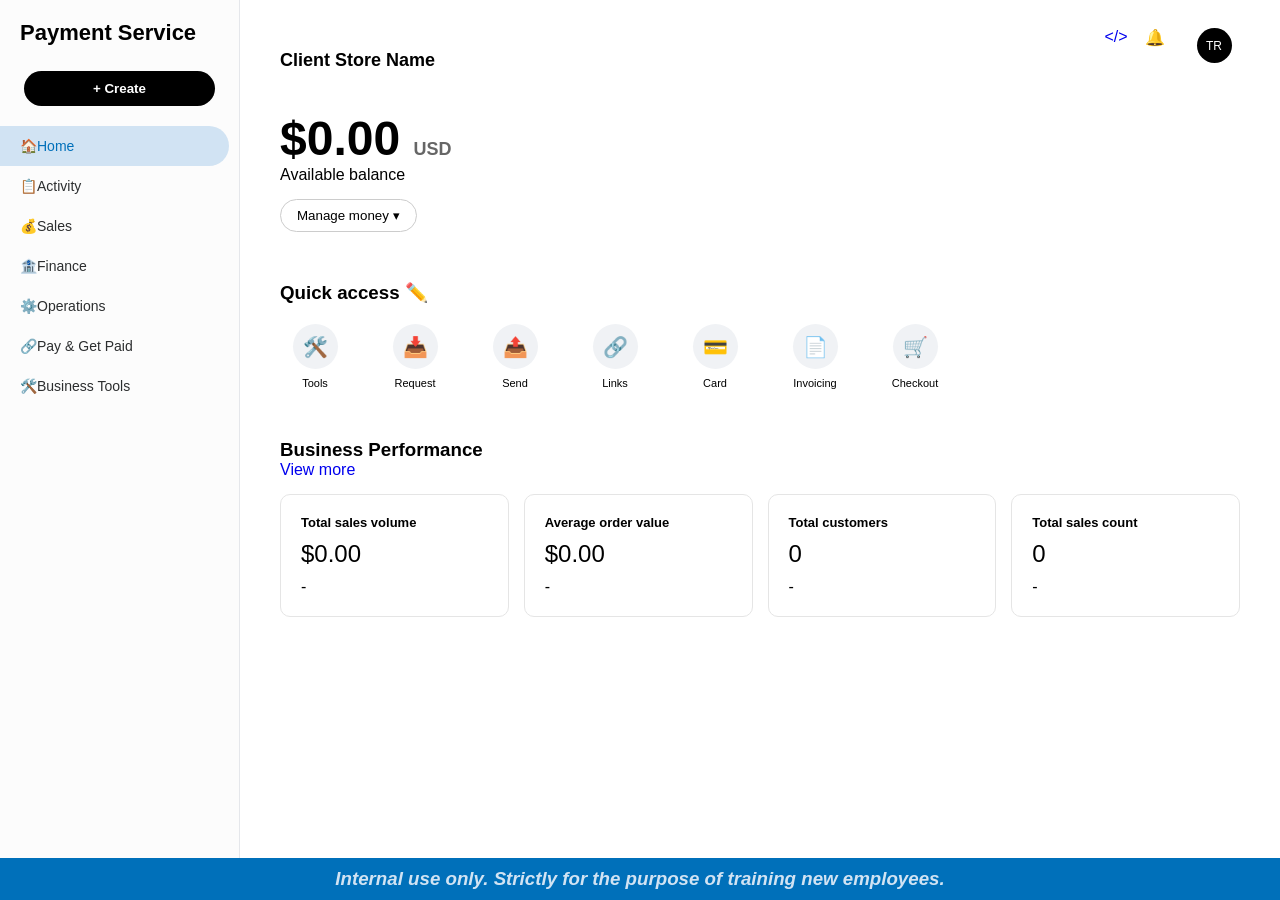
<file: index.html>
<!doctype html>
<html lang="en">
  <head>
    <meta charset="UTF-8" />
    <meta name="viewport" content="width=device-width, initial-scale=1.0" />
    <title>P Training Environment</title>
    <link rel="stylesheet" href="style.css" />
  </head>
  <body>
    <aside class="sidebar">
      <div class="brand-logo">Payment Service</div>
      <button class="create-btn">+ Create</button>

      <nav class="side-nav">
        <a href="#" class="nav-item active"><span>🏠</span> Home</a>
        <div class="nav-group">
          <a href="#" class="nav-item"><span>📋</span> Activity</a>
          <a href="#" class="nav-item"><span>💰</span> Sales</a>
          <a href="#" class="nav-item"><span>🏦</span> Finance</a>
          <a href="#" class="nav-item"><span>⚙️</span> Operations</a>
          <a href="#" class="nav-item"><span>🔗</span> Pay & Get Paid</a>
        </div>
        <a href="#" class="nav-item"><span>🛠️</span> Business Tools</a>
      </nav>
    </aside>

    <main class="content">
      <header class="top-bar">
        <h2>Client Store Name</h2>
        <div class="top-icons">
          <a href="developer-settings.html">&lt;/&gt;</a>
          <div>🔔</div>
          <div class="profile-container">
            <label class="profile-circle" for="profile-circle-btn">
              <input type="checkbox" id="profile-circle-btn" />
              <span>TR</span>
            </label>
            <div class="hide-content" id="profile-card">
              <div class="profile-card-bg">
                <div class="card-flex">
                  <div class="profile-card-circle">TR</div>
                  <div>
                    <h4>Client Name</h4>
                    <p><small>test*******@test.com</small></p>
                  </div>
                </div>
                <div class="profile-settings">
                  <a href="">👤<small>Profile</small></a>
                  <a href="account-access.html" class="settings">⚙️<small>Settings</small></a>
                </div>
              </div>
              <div class="profile-card-bottom">
                <p>💬 Message Center (0)</p>
                <p>🌐 Help</p>
                <p class="log-out">➡️ Log Out</p>
              </div>
            </div>
          </div>
        </div>
      </header>

      <section class="hero-balance">
        <h1 class="balance-display">$0.00 <span>USD</span></h1>
        <p>Available balance</p>
        <button class="manage-btn">Manage money ▾</button>
      </section>

      <section>
        <h3>Quick access ✏️</h3>
        <div class="icon-grid">
          <div class="icon-item">
            <div class="icon-box">🛠️</div>
            <p>Tools</p>
          </div>
          <div class="icon-item">
            <div class="icon-box">📥</div>
            <p>Request</p>
          </div>
          <div class="icon-item">
            <div class="icon-box">📤</div>
            <p>Send</p>
          </div>
          <div class="icon-item">
            <div class="icon-box">🔗</div>
            <p>Links</p>
          </div>
          <div class="icon-item">
            <div class="icon-box">💳</div>
            <p>Card</p>
          </div>
          <div class="icon-item">
            <div class="icon-box">📄</div>
            <p>Invoicing</p>
          </div>
          <div class="icon-item">
            <div class="icon-box">🛒</div>
            <p>Checkout</p>
          </div>
        </div>
      </section>

      <section class="performance">
        <div>
          <h3>Business Performance</h3>
          <a href="#">View more</a>
        </div>
        <div class="card-grid">
          <div class="perf-card">
            <p class="label">Total sales volume</p>
            <p class="value">$0.00</p>
            <div>-</div>
          </div>
          <div class="perf-card">
            <p class="label">Average order value</p>
            <p class="value">$0.00</p>
            <div>-</div>
          </div>
          <div class="perf-card">
            <p class="label">Total customers</p>
            <p class="value">0</p>
            <div>-</div>
          </div>
          <div class="perf-card">
            <p class="label">Total sales count</p>
            <p class="value">0</p>
            <div>-</div>
          </div>
        </div>
      </section>
    </main>
    <h3 class="training-disc"><em>Internal use only. Strictly for the purpose of training new employees.</em></h3>
    <script src="script.js"></script>
  </body>
</html>
</file>
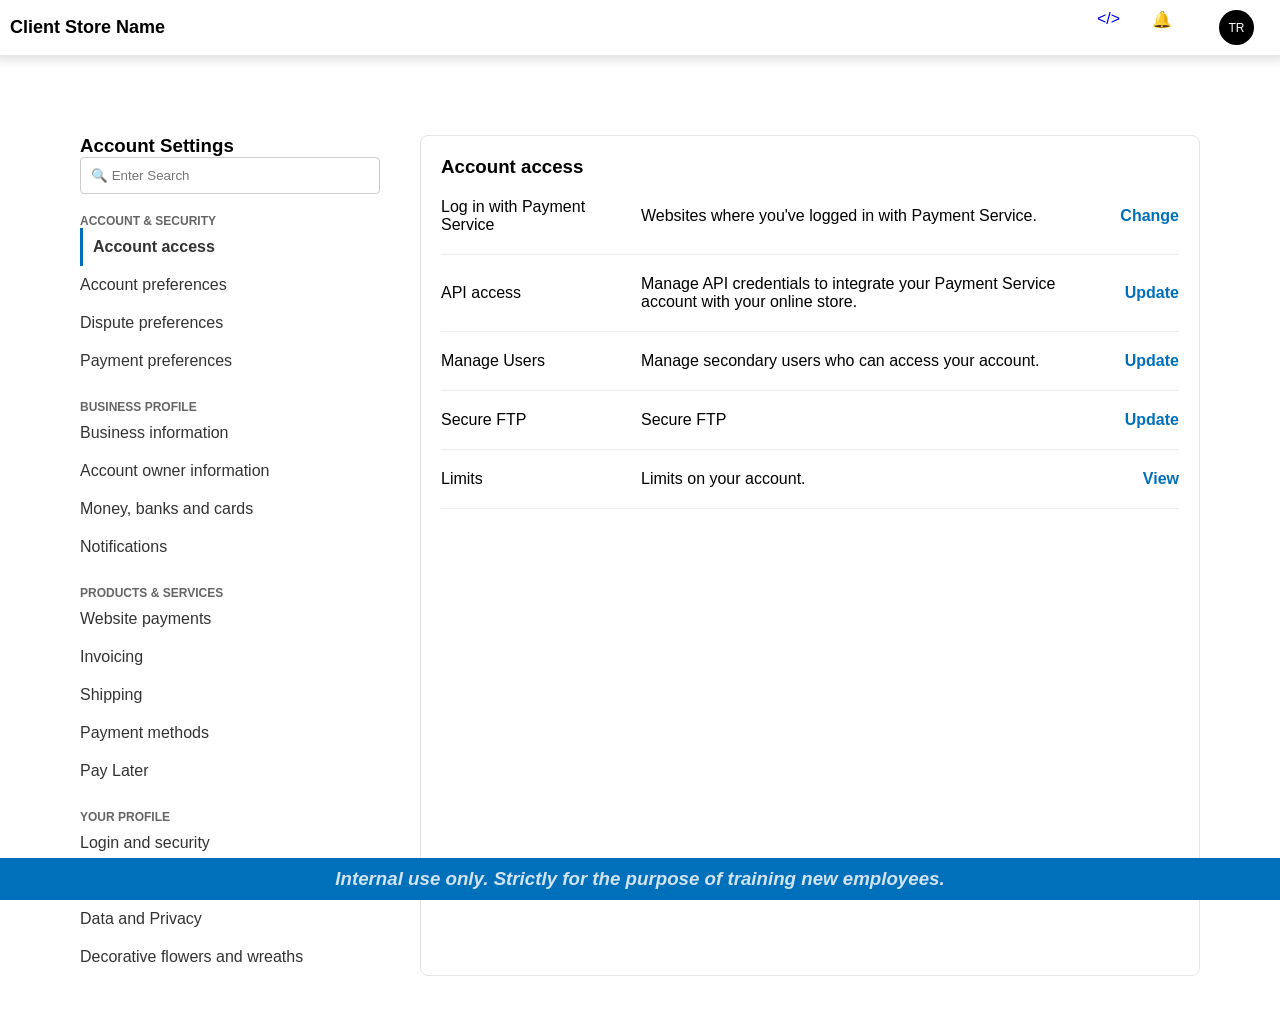
<file: account-access.html>
<!doctype html>
<html lang="en">
  <head>
    <meta charset="UTF-8" />
    <meta name="viewport" content="width=device-width, initial-scale=1.0" />
    <title>P Training Environment</title>
    <link rel="stylesheet" href="style.css" />
  </head>
  <body class="settings-body">
    <header class="top-bar settings-top-bar">
      <h2>Client Store Name</h2>
      <div class="top-icons">
        <a href="developer-settings.html">&lt;/&gt;</a>
        <div>🔔</div>
        <div class="profile-container">
          <label class="profile-circle" for="profile-circle-btn">
            <input type="checkbox" id="profile-circle-btn" />
            <span>TR</span>
          </label>
          <div class="hide-content" id="profile-card">
            <div class="profile-card-bg">
              <div class="card-flex">
                <div class="profile-card-circle">TR</div>
                <div>
                  <h4>Client Name</h4>
                  <p><small>test*******@test.com</small></p>
                </div>
              </div>
              <div class="profile-settings">
                <a href="">👤<small>Profile</small></a>
                <a href="account-access.html" class="settings">⚙️<small>Settings</small></a>
              </div>
            </div>
            <div class="profile-card-bottom">
              <p>💬 Message Center (0)</p>
              <p>🌐 Help</p>
              <p class="log-out">➡️ Log Out</p>
            </div>
          </div>
        </div>
      </div>
    </header>
    <div class="settings-container">
      <aside class="settings-sidebar">
        <h3>Account Settings</h3>
        <input type="text" placeholder="🔍 Enter Search" class="search-box" />

        <nav>
          <div class="nav-section">
            <p>ACCOUNT & SECURITY</p>
            <a href="#" class="active">Account access</a>
            <a href="#">Account preferences</a>
            <a href="#">Dispute preferences</a>
            <a href="#">Payment preferences</a>
          </div>
          <div class="nav-section">
            <p>BUSINESS PROFILE</p>
            <a href="business-information.html">Business information</a>
            <a href="#">Account owner information</a>
            <a href="#">Money, banks and cards</a>
            <a href="#">Notifications</a>
          </div>
          <div class="nav-section">
            <p>PRODUCTS & SERVICES</p>
            <a href="#">Website payments</a>
            <a href="#">Invoicing</a>
            <a href="#">Shipping</a>
            <a href="payment-methods.html">Payment methods</a>
            <a href="#">Pay Later</a>
          </div>
          <div class="nav-section">
            <p>YOUR PROFILE</p>
            <a href="#">Login and security</a>
            <a href="#">Personal information</a>
            <a href="#">Data and Privacy</a>
            <a href="#">Decorative flowers and wreaths</a>
          </div>
        </nav>
      </aside>
      <main class="settings-main">
        <h3>Account access</h3>
        <div class="settings-table">
          <div class="row">
            <div>Log in with Payment Service</div>
            <div>Websites where you've logged in with Payment Service.</div>
            <a href="#">Change</a>
          </div>
          <div class="row">
            <div>API access</div>
            <div>Manage API credentials to integrate your Payment Service account with your online store.</div>
            <a href="#">Update</a>
          </div>
          <div class="row">
            <div>Manage Users</div>
            <div>Manage secondary users who can access your account.</div>
            <a href="#">Update</a>
          </div>
          <div class="row">
            <div>Secure FTP</div>
            <div>Secure FTP</div>
            <a href="#">Update</a>
          </div>
          <div class="row">
            <div>Limits</div>
            <div>Limits on your account.</div>
            <a href="#">View</a>
          </div>
        </div>
      </main>
    </div>
    <h3 class="training-disc"><em>Internal use only. Strictly for the purpose of training new employees.</em></h3>
    <script src="script.js"></script>
  </body>
</html>
</file>
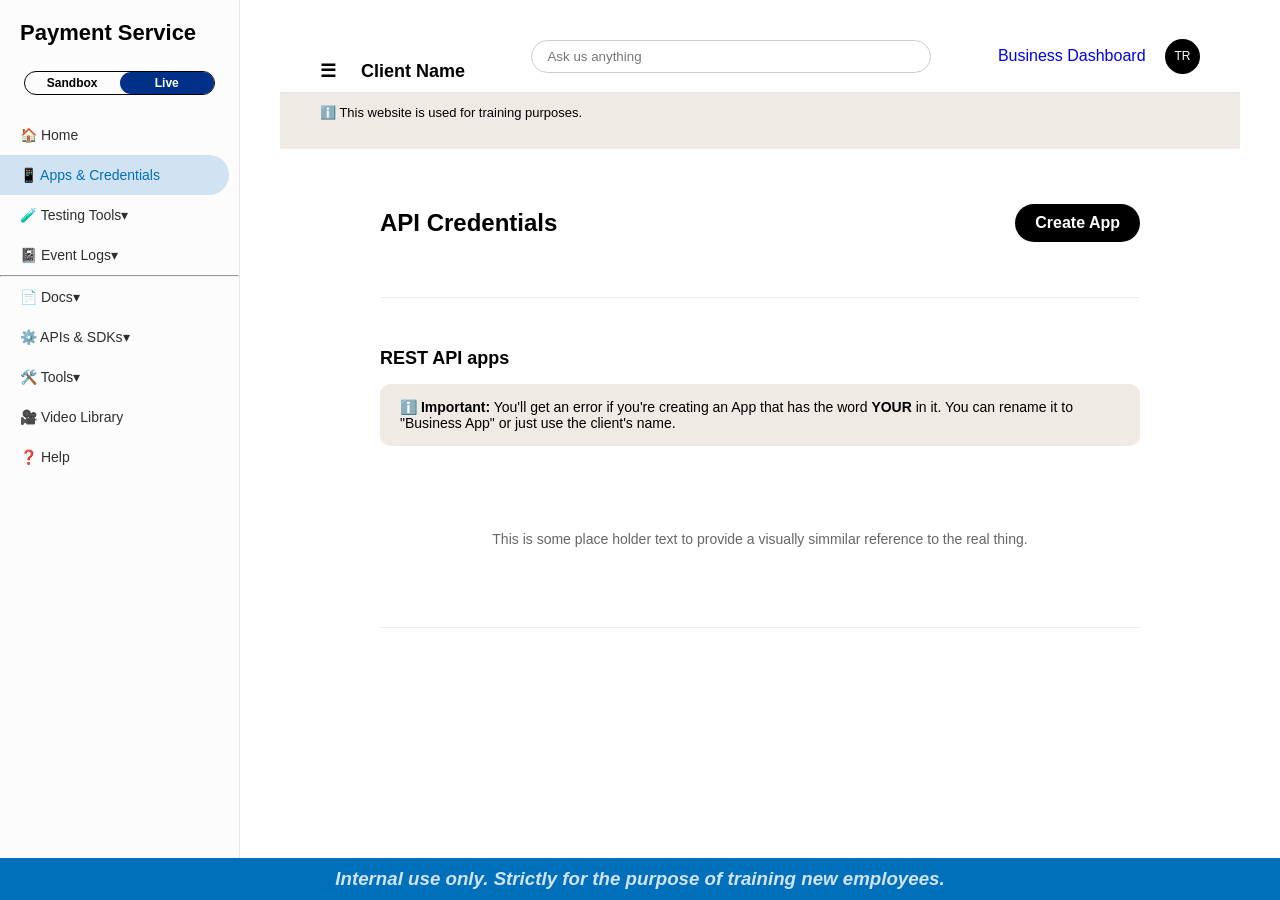
<file: apps-and-credentials.html>
<!doctype html>
<html lang="en">
  <head>
    <meta charset="UTF-8" />
    <meta name="viewport" content="width=device-width, initial-scale=1.0" />
    <title>P Training Environment</title>
    <link rel="stylesheet" href="style.css" />
  </head>
  <body>
    <aside class="sidebar">
      <div class="brand-logo">Payment Service</div>
      <div class="env-toggle">
        <div class="env-btn">Sandbox</div>
        <div class="env-btn active">Live</div>
      </div>

      <nav>
        <a href="#" class="nav-item">🏠 Home</a>
        <a href="#" class="nav-item active">📱 Apps & Credentials</a>
        <a href="#" class="nav-item">🧪 Testing Tools <span>▾</span></a>
        <a href="#" class="nav-item">📓 Event Logs <span>▾</span></a>
        <hr />
        <a href="#" class="nav-item">📄 Docs <span>▾</span></a>
        <a href="#" class="nav-item">⚙️ APIs & SDKs <span>▾</span></a>
        <a href="#" class="nav-item">🛠️ Tools <span>▾</span></a>
        <a href="#" class="nav-item">🎥 Video Library</a>
        <a href="#" class="nav-item">❓ Help</a>
      </nav>
    </aside>

    <main class="content">
      <header class="top-header">
        <div>
          <h2>☰ &nbsp; &nbsp; Client Name</h2>
        </div>
        <div class="search-container">
          <input type="text" placeholder="Ask us anything" />
        </div>
        <div>
          <a href="index.html">Business Dashboard</a>
          <div class="profile-circle">TR</div>
        </div>
      </header>

      <div class="promo-banner">
        <span>ℹ️ This website is used for training purposes.</span>
        <button class="close-btn">×</button>
      </div>

      <section class="content-area">
        <div class="title-row">
          <h1>API Credentials</h1>
          <a href="create-app.html" class="black-btn">Create App</a>
        </div>

        <div class="api-section">
          <h2>REST API apps</h2>
          <div class="info-box">
            <p>ℹ️ <strong>Important:</strong> You'll get an error if you're creating an App that has the word <strong>YOUR</strong> in it. You can rename it to "Business App" or just use the client's name.</p>
          </div>

          <div class="empty-state-card">
            <p>This is some place holder text to provide a visually simmilar reference to the real thing.</p>
          </div>
        </div>
      </section>
    </main>
    <h3 class="training-disc"><em>Internal use only. Strictly for the purpose of training new employees.</em></h3>
  </body>
</html>
</file>
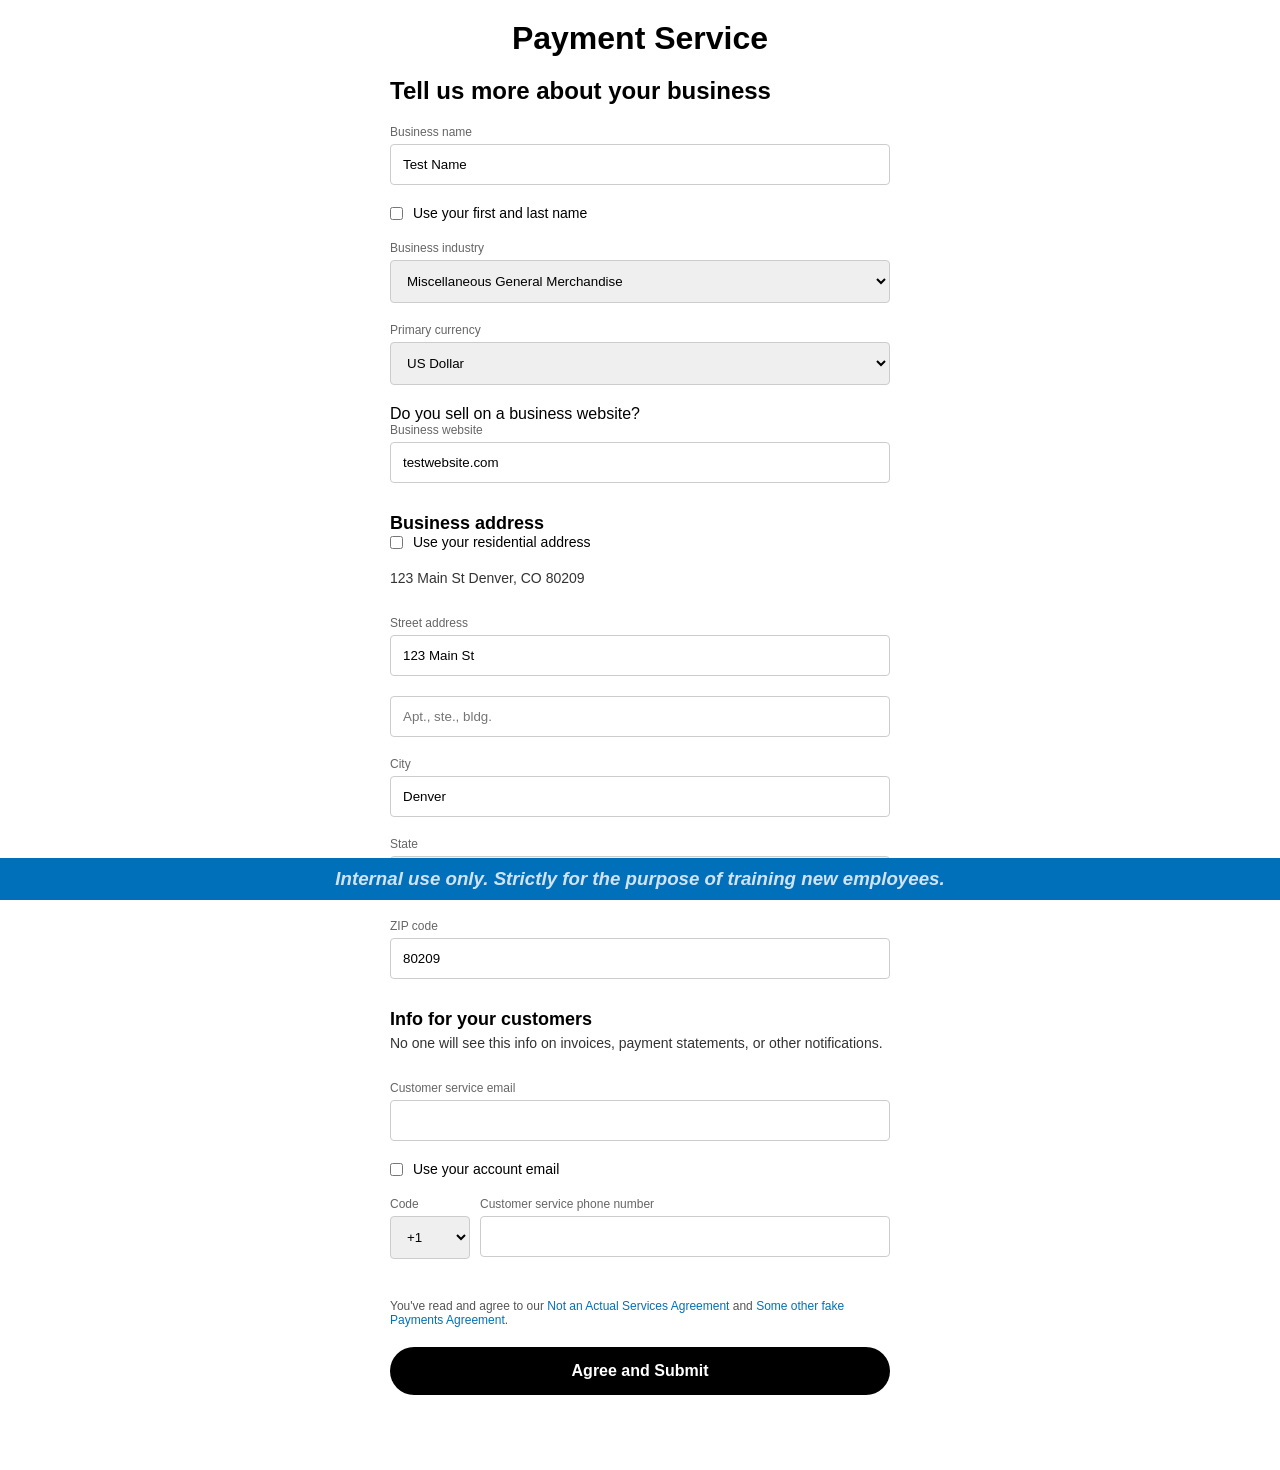
<file: business-details.html>
<!doctype html>
<html lang="en">
  <head>
    <meta charset="UTF-8" />
    <title>P Training Environment</title>
    <link rel="stylesheet" href="style.css" />
  </head>
  <body>
    <div class="form-container">
      <div class="logo-wrapper"><h1>Payment Service</h1></div>
      <h1>Tell us more about your business</h1>
      <form>
        <div class="field">
          <label>Business name</label>
          <input type="text" value="Test Name" />
        </div>
        <label class="checkbox"><input type="checkbox" /> Use your first and last name</label>
        <div class="field">
          <label>Business industry</label>
          <select>
            <option>Miscellaneous General Merchandise</option>
          </select>
        </div>
        <div class="field">
          <label>Primary currency</label>
          <select>
            <option>US Dollar</option>
          </select>
        </div>
        <label>Do you sell on a business website?</label>
        <div class="field">
          <label>Business website</label>
          <input type="text" value="testwebsite.com" />
        </div>
        <h2>Business address</h2>
        <label class="checkbox"><input type="checkbox" /> Use your residential address</label>
        <p class="helper-text">123 Main St Denver, CO 80209</p>
        <div class="field"><label>Street address</label><input type="text" value="123 Main St" /></div>
        <div class="field"><input type="text" placeholder="Apt., ste., bldg." /></div>
        <div class="field"><label>City</label><input type="text" value="Denver" /></div>
        <div class="field">
          <label>State</label
          ><select>
            <option>Colorado</option>
          </select>
        </div>
        <div class="field"><label>ZIP code</label><input type="text" value="80209" /></div>
        <h2>Info for your customers</h2>
        <p class="helper-text">No one will see this info on invoices, payment statements, or other notifications.</p>
        <div class="field"><label>Customer service email</label><input type="text" /></div>
        <label class="checkbox"><input type="checkbox" /> Use your account email</label>
        <div class="phone-group">
          <div class="field code">
            <label>Code</label
            ><select>
              <option>+1</option>
            </select>
          </div>
          <div class="field num"><label>Customer service phone number</label><input type="text" /></div>
        </div>
        <p class="legal">You've read and agree to our <a>Not an Actual Services Agreement</a> and <a>Some other fake Payments Agreement</a>.</p>
        <a href="get-checkout.html" class="submit-btn">Agree and Submit</a>
      </form>
    </div>
    <h3 class="training-disc"><em>Internal use only. Strictly for the purpose of training new employees.</em></h3>
  </body>
</html>
</file>
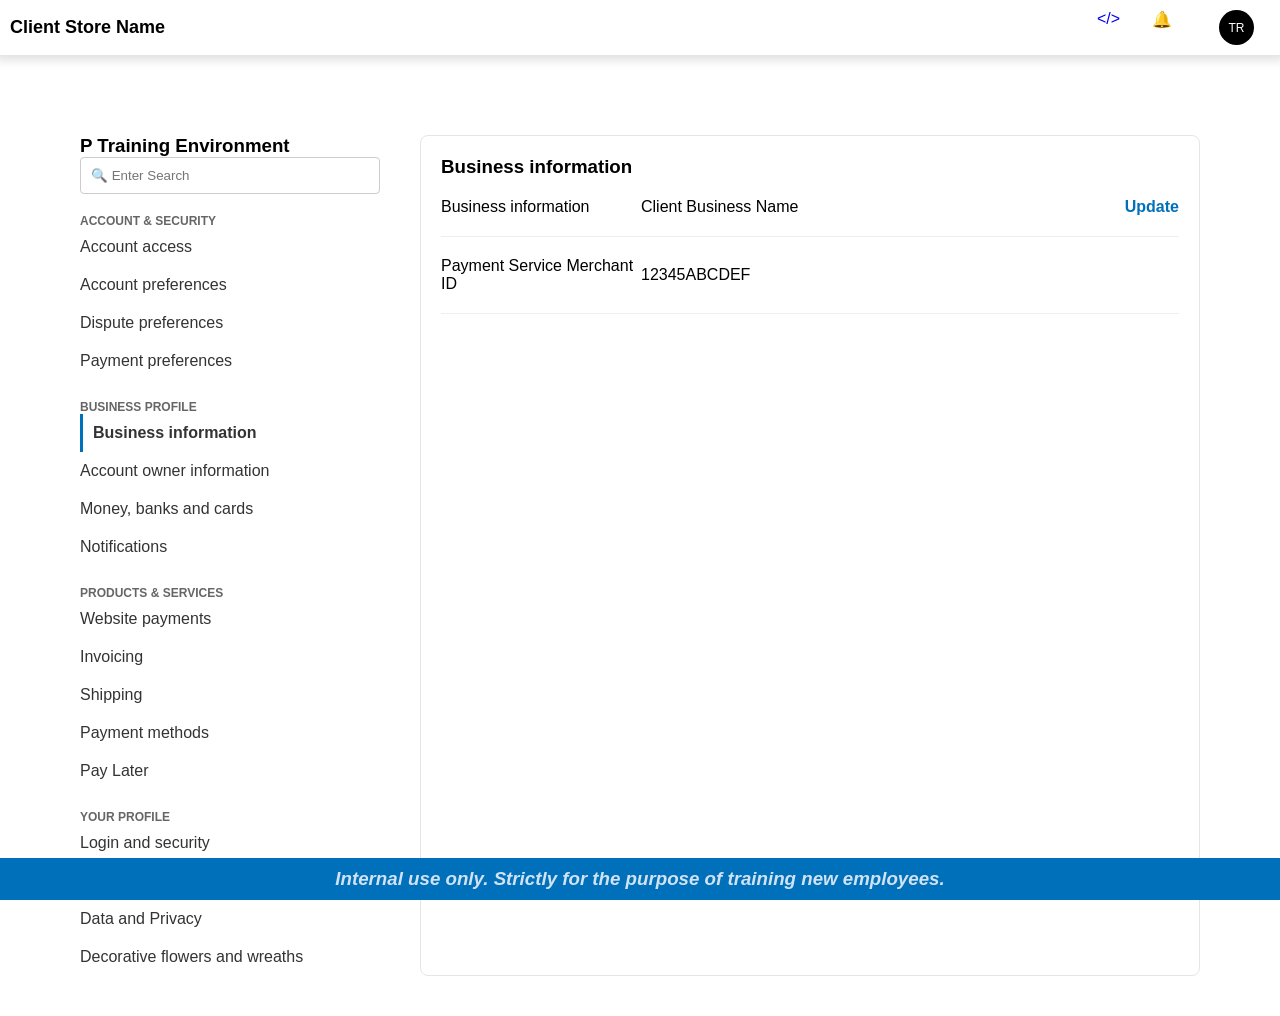
<file: business-information.html>
<!doctype html>
<html lang="en">
  <head>
    <meta charset="UTF-8" />
    <meta name="viewport" content="width=device-width, initial-scale=1.0" />
    <title>P Training Environment</title>
    <link rel="stylesheet" href="style.css" />
  </head>
  <body class="settings-body">
    <header class="top-bar settings-top-bar">
      <h2>Client Store Name</h2>
      <div class="top-icons">
        <a href="developer-settings.html">&lt;/&gt;</a>
        <div>🔔</div>
        <div class="profile-container">
          <label class="profile-circle" for="profile-circle-btn">
            <input type="checkbox" id="profile-circle-btn" />
            <span>TR</span>
          </label>
          <div class="hide-content" id="profile-card">
            <div class="profile-card-bg">
              <div class="card-flex">
                <div class="profile-card-circle">TR</div>
                <div>
                  <h4>Client Name</h4>
                  <p><small>test*******@test.com</small></p>
                </div>
              </div>
              <div class="profile-settings">
                <a href="">👤<small>Profile</small></a>
                <a href="account-access.html" class="settings">⚙️<small>Settings</small></a>
              </div>
            </div>
            <div class="profile-card-bottom">
              <p>💬 Message Center (0)</p>
              <p>🌐 Help</p>
              <p class="log-out">➡️ Log Out</p>
            </div>
          </div>
        </div>
      </div>
    </header>
    <div class="settings-container">
      <aside class="settings-sidebar">
        <h3>P Training Environment</h3>
        <input type="text" placeholder="🔍 Enter Search" class="search-box" />

        <nav>
          <div class="nav-section">
            <p>ACCOUNT & SECURITY</p>
            <a href="#">Account access</a>
            <a href="#">Account preferences</a>
            <a href="#">Dispute preferences</a>
            <a href="#">Payment preferences</a>
          </div>
          <div class="nav-section">
            <p>BUSINESS PROFILE</p>
            <a class="active" href="#">Business information</a>
            <a href="#">Account owner information</a>
            <a href="#">Money, banks and cards</a>
            <a href="#">Notifications</a>
          </div>
          <div class="nav-section">
            <p>PRODUCTS & SERVICES</p>
            <a href="#">Website payments</a>
            <a href="#">Invoicing</a>
            <a href="#">Shipping</a>
            <a href="payment-methods.html">Payment methods</a>
            <a href="#">Pay Later</a>
          </div>
          <div class="nav-section">
            <p>YOUR PROFILE</p>
            <a href="#">Login and security</a>
            <a href="#">Personal information</a>
            <a href="#">Data and Privacy</a>
            <a href="#">Decorative flowers and wreaths</a>
          </div>
        </nav>
      </aside>

      <main class="settings-main">
        <h3>Business information</h3>

        <div class="info-card">
          <div class="row">
            <div class="label">Business information</div>
            <div class="value">Client Business Name</div>
            <a href="#" class="action-link">Update</a>
          </div>
          <div class="row">
            <div class="label">Payment Service Merchant ID</div>
            <div class="value">12345ABCDEF</div>
            <div></div>
          </div>
        </div>
      </main>
    </div>
    <h3 class="training-disc"><em>Internal use only. Strictly for the purpose of training new employees.</em></h3>
    <script src="script.js"></script>
  </body>
</html>
</file>
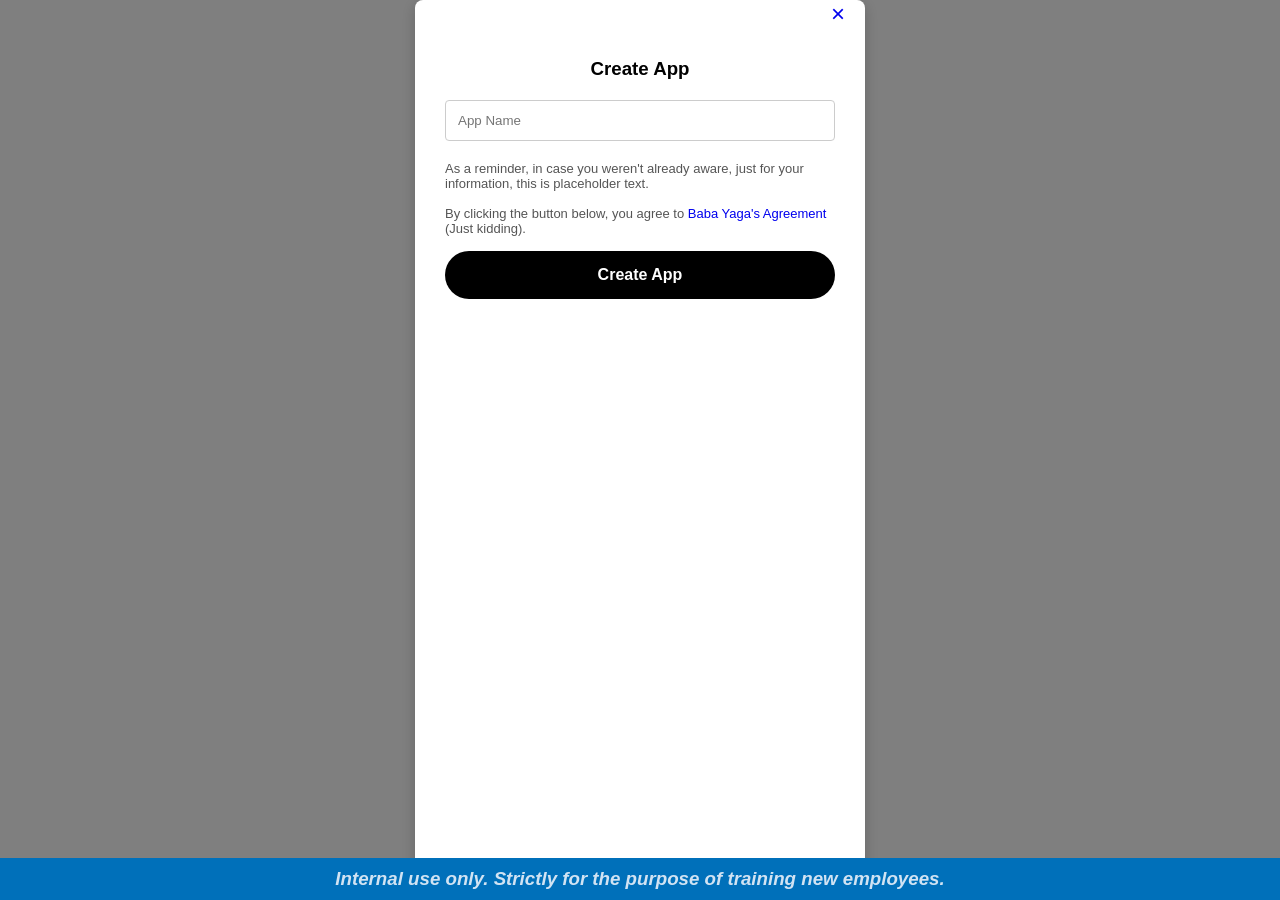
<file: create-app.html>
<!doctype html>
<html lang="en">
  <head>
    <meta charset="UTF-8" />
    <meta name="viewport" content="width=device-width, initial-scale=1.0" />
    <title>P Training Environment</title>
    <link rel="stylesheet" href="style.css" />
  </head>
  <body>
    <div class="modal-overlay">
      <div class="modal-box">
        <div class="modal-header">
          <a href="apps-and-credentials.html" class="close-btn">&times;</a>
        </div>
        <h3>Create App</h3>
        <div class="form-group">
          <input type="text" placeholder="App Name" />
        </div>
        <p class="disclaimer">As a reminder, in case you weren't already aware, just for your information, this is placeholder text.</p>
        <p class="agreement">By clicking the button below, you agree to <a href="#">Baba Yaga's Agreement</a> (Just kidding).</p>
        <a href="test-app.html" class="submit-btn">Create App</a>
      </div>
      <h3 class="training-disc"><em>Internal use only. Strictly for the purpose of training new employees.</em></h3>
    </div>
  </body>
</html>
</file>
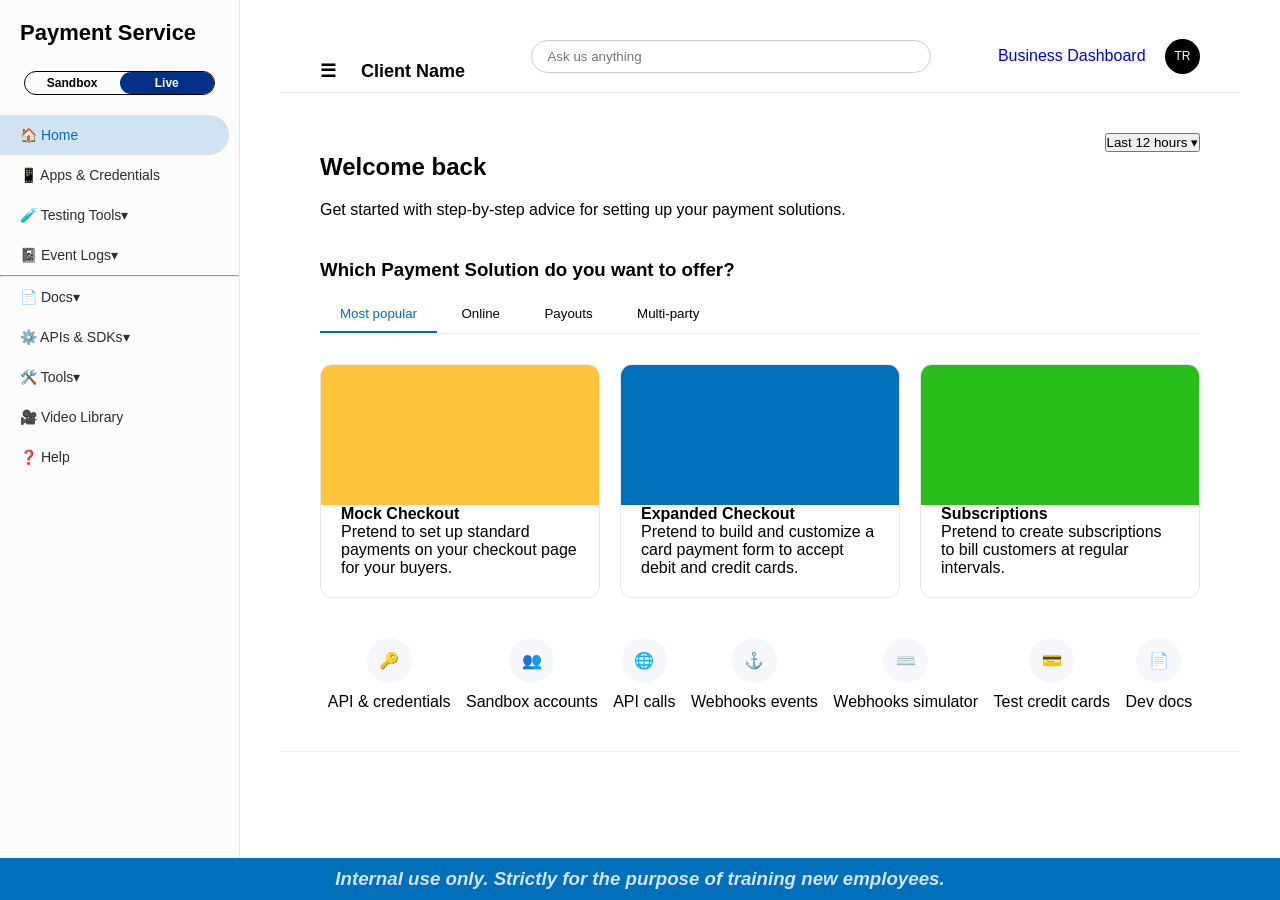
<file: developer-settings.html>
<!doctype html>
<html lang="en">
  <head>
    <meta charset="UTF-8" />
    <meta name="viewport" content="width=device-width, initial-scale=1.0" />
    <title>P Training Environment</title>
    <link rel="stylesheet" href="style.css" />
  </head>
  <body>
    <aside class="sidebar">
      <div class="brand-logo">Payment Service</div>
      <div class="env-toggle">
        <div class="env-btn">Sandbox</div>
        <div class="env-btn active">Live</div>
      </div>

      <nav>
        <a href="#" class="nav-item active">🏠 Home</a>
        <a href="apps-and-credentials.html" class="nav-item">📱 Apps & Credentials</a>
        <a href="#" class="nav-item">🧪 Testing Tools <span>▾</span></a>
        <a href="#" class="nav-item">📓 Event Logs <span>▾</span></a>
        <hr />
        <a href="#" class="nav-item">📄 Docs <span>▾</span></a>
        <a href="#" class="nav-item">⚙️ APIs & SDKs <span>▾</span></a>
        <a href="#" class="nav-item">🛠️ Tools <span>▾</span></a>
        <a href="#" class="nav-item">🎥 Video Library</a>
        <a href="#" class="nav-item">❓ Help</a>
      </nav>
    </aside>

    <main class="content">
      <header class="top-header">
        <div>
          <h2>☰ &nbsp; &nbsp; Client Name</h2>
        </div>
        <div class="search-container">
          <input type="text" placeholder="Ask us anything" />
        </div>
        <div>
          <a href="index.html">Business Dashboard</a>
          <div class="profile-circle">TR</div>
        </div>
      </header>

      <section class="welcome-section">
        <div>
          <h1>Welcome back</h1>
          <p>Get started with step-by-step advice for setting up your payment solutions.</p>
        </div>
        <div>
          <button>Last 12 hours ▾</button>
        </div>
      </section>

      <section class="solution-container">
        <div>
          <h3>Which Payment Solution do you want to offer?</h3>
          <div class="tabs">
            <button class="tab active">Most popular</button>
            <button class="tab">Online</button>
            <button class="tab">Payouts</button>
            <button class="tab">Multi-party</button>
          </div>
        </div>

        <div class="solution-grid">
          <div class="solution-card">
            <div class="card-img yellow"></div>
            <h4>Mock Checkout</h4>
            <p>Pretend to set up standard payments on your checkout page for your buyers.</p>
          </div>
          <div class="solution-card">
            <div class="card-img blue"></div>
            <h4>Expanded Checkout</h4>
            <p>Pretend to build and customize a card payment form to accept debit and credit cards.</p>
          </div>
          <div class="solution-card">
            <div class="card-img green"></div>
            <h4>Subscriptions</h4>
            <p>Pretend to create subscriptions to bill customers at regular intervals.</p>
          </div>
        </div>
      </section>

      <section class="icon-tools">
        <div>
          <div class="t-icon">🔑</div>
          <p>API & credentials</p>
        </div>
        <div>
          <div class="t-icon">👥</div>
          <p>Sandbox accounts</p>
        </div>
        <div>
          <div class="t-icon">🌐</div>
          <p>API calls</p>
        </div>
        <div>
          <div class="t-icon">⚓</div>
          <p>Webhooks events</p>
        </div>
        <div>
          <div class="t-icon">⌨️</div>
          <p>Webhooks simulator</p>
        </div>
        <div>
          <div class="t-icon">💳</div>
          <p>Test credit cards</p>
        </div>
        <div>
          <div class="t-icon">📄</div>
          <p>Dev docs</p>
        </div>
      </section>
    </main>
    <h3 class="training-disc"><em>Internal use only. Strictly for the purpose of training new employees.</em></h3>
  </body>
</html>
</file>
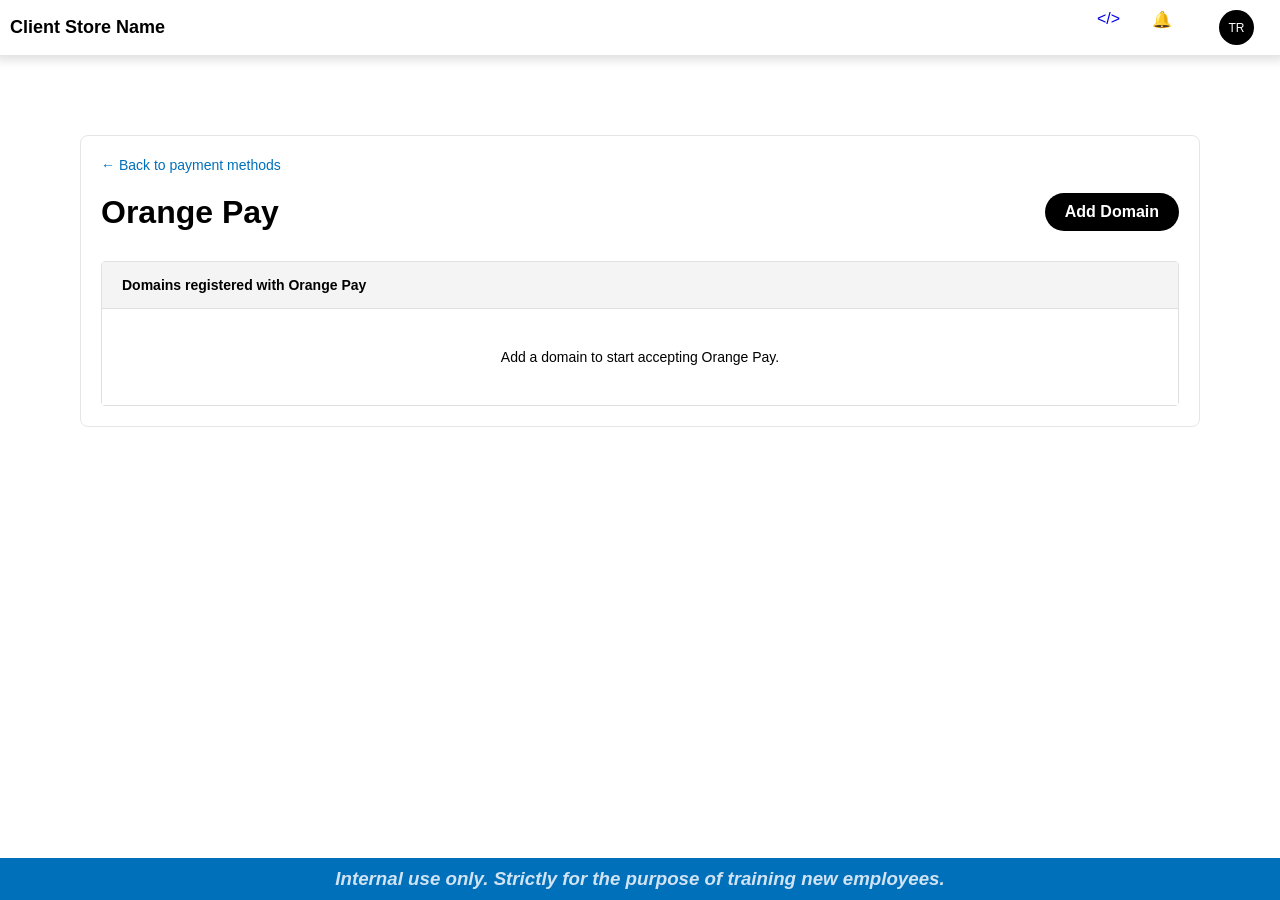
<file: manage-orange-pay.html>
<!doctype html>
<html lang="en">
  <head>
    <meta charset="UTF-8" />
    <title>P Training Environment</title>
    <link rel="stylesheet" href="style.css" />
  </head>
  <body class="settings-body">
    <header class="top-bar settings-top-bar">
      <h2>Client Store Name</h2>
      <div class="top-icons">
        <a href="developer-settings.html">&lt;/&gt;</a>
        <div>🔔</div>
        <div class="profile-container">
          <label class="profile-circle" for="profile-circle-btn">
            <input type="checkbox" id="profile-circle-btn" />
            <span>TR</span>
          </label>
          <div class="hide-content" id="profile-card">
            <div class="profile-card-bg">
              <div class="card-flex">
                <div class="profile-card-circle">TR</div>
                <div>
                  <h4>Client Name</h4>
                  <p><small>test*******@test.com</small></p>
                </div>
              </div>
              <div class="profile-settings">
                <a href="">👤<small>Profile</small></a>
                <a href="account-access.html" class="settings">⚙️<small>Settings</small></a>
              </div>
            </div>
            <div class="profile-card-bottom">
              <p>💬 Message Center (0)</p>
              <p>🌐 Help</p>
              <p class="log-out">➡️ Log Out</p>
            </div>
          </div>
        </div>
      </div>
    </header>
    <div class="settings-container">
      <main class="settings-main">
        <a href="#" class="back-link">&larr; Back to payment methods</a>
        <div class="page-title-row">
          <h1>Orange Pay</h1>
          <a class="add-domain-btn" href="register-your-website.html">Add Domain</a>
        </div>
        <div class="domain-container">
          <div class="domain-table-head">Domains registered with Orange Pay</div>
          <div class="domain-table-body">Add a domain to start accepting Orange Pay.</div>
        </div>
      </main>
    </div>
    <h3 class="training-disc"><em>Internal use only. Strictly for the purpose of training new employees.</em></h3>
    <script src="script.js"></script>
  </body>
</html>
</file>
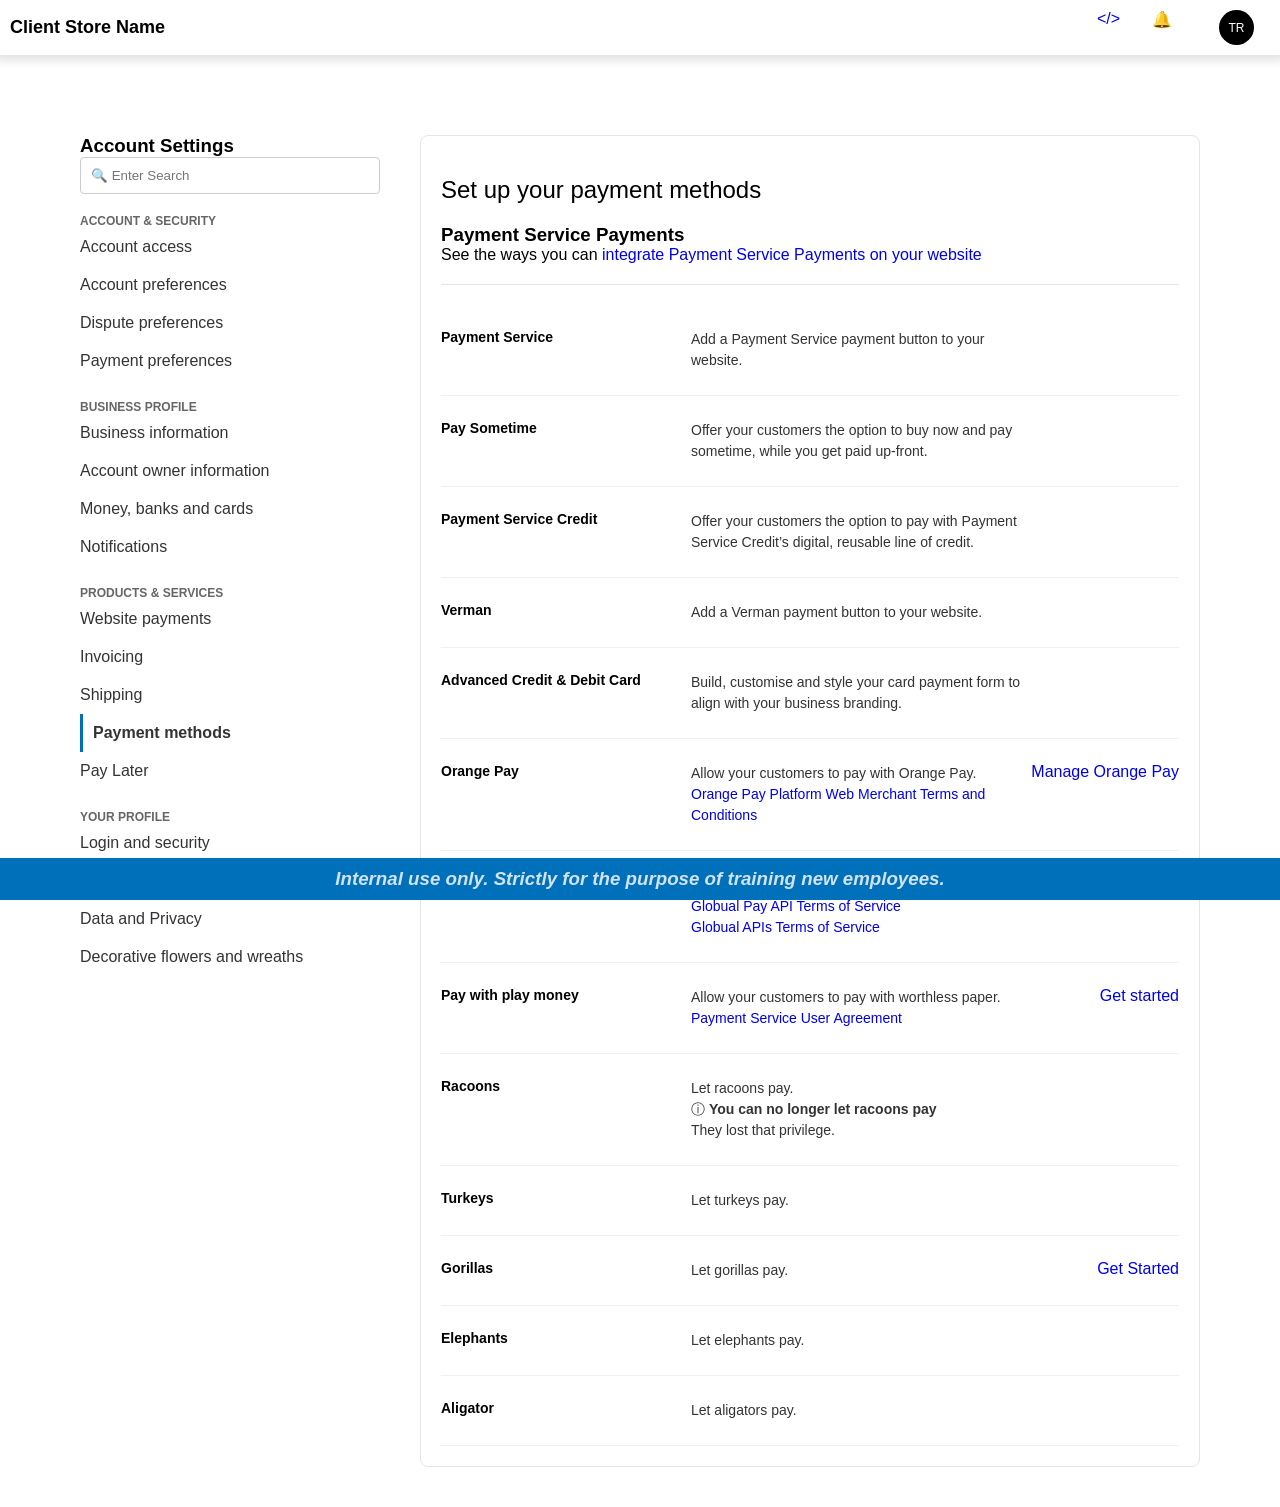
<file: payment-methods.html>
<!doctype html>
<html lang="en">
  <head>
    <meta charset="UTF-8" />
    <meta name="viewport" content="width=device-width, initial-scale=1.0" />
    <title>P Training Environment</title>
    <link rel="stylesheet" href="style.css" />
  </head>
  <body class="settings-body">
    <header class="top-bar settings-top-bar">
      <h2>Client Store Name</h2>
      <div class="top-icons">
        <a href="developer-settings.html">&lt;/&gt;</a>
        <div>🔔</div>
        <div class="profile-container">
          <label class="profile-circle" for="profile-circle-btn">
            <input type="checkbox" id="profile-circle-btn" />
            <span>TR</span>
          </label>
          <div class="hide-content" id="profile-card">
            <div class="profile-card-bg">
              <div class="card-flex">
                <div class="profile-card-circle">TR</div>
                <div>
                  <h4>Client Name</h4>
                  <p><small>test*******@test.com</small></p>
                </div>
              </div>
              <div class="profile-settings">
                <a href="">👤<small>Profile</small></a>
                <a href="account-access.html" class="settings">⚙️<small>Settings</small></a>
              </div>
            </div>
            <div class="profile-card-bottom">
              <p>💬 Message Center (0)</p>
              <p>🌐 Help</p>
              <p class="log-out">➡️ Log Out</p>
            </div>
          </div>
        </div>
      </div>
    </header>
    <div class="settings-container">
      <aside class="settings-sidebar">
        <h3>Account Settings</h3>
        <input type="text" placeholder="🔍 Enter Search" class="search-box" />

        <nav>
          <div class="nav-section">
            <p>ACCOUNT & SECURITY</p>
            <a href="#">Account access</a>
            <a href="#">Account preferences</a>
            <a href="#">Dispute preferences</a>
            <a href="#">Payment preferences</a>
          </div>
          <div class="nav-section">
            <p>BUSINESS PROFILE</p>
            <a href="business-information.html">Business information</a>
            <a href="#">Account owner information</a>
            <a href="#">Money, banks and cards</a>
            <a href="#">Notifications</a>
          </div>
          <div class="nav-section">
            <p>PRODUCTS & SERVICES</p>
            <a href="#">Website payments</a>
            <a href="#">Invoicing</a>
            <a href="#">Shipping</a>
            <a class="active">Payment methods</a>
            <a href="#">Pay Later</a>
          </div>
          <div class="nav-section">
            <p>YOUR PROFILE</p>
            <a href="#">Login and security</a>
            <a href="#">Personal information</a>
            <a href="#">Data and Privacy</a>
            <a href="#">Decorative flowers and wreaths</a>
          </div>
        </nav>
      </aside>

      <main class="settings-main">
        <h1>Set up your payment methods</h1>

        <div class="header-section">
          <h3>Payment Service Payments</h3>
          <p>See the ways you can <a href="#">integrate Payment Service Payments on your website</a></p>
        </div>

        <hr class="full-width-hr" />

        <div class="payment-list">
          <div class="payment-row">
            <div class="method-name">Payment Service</div>
            <div class="method-desc">Add a Payment Service payment button to your website.</div>
          </div>
          <div class="payment-row">
            <div class="method-name">Pay Sometime</div>
            <div class="method-desc">Offer your customers the option to buy now and pay sometime, while you get paid up-front.</div>
          </div>
          <div class="payment-row">
            <div class="method-name">Payment Service Credit</div>
            <div class="method-desc">Offer your customers the option to pay with Payment Service Credit’s digital, reusable line of credit.</div>
          </div>
          <div class="payment-row">
            <div class="method-name">Verman</div>
            <div class="method-desc">Add a Verman payment button to your website.</div>
          </div>
          <div class="payment-row">
            <div class="method-name">Advanced Credit & Debit Card</div>
            <div class="method-desc">Build, customise and style your card payment form to align with your business branding.</div>
          </div>
          <div class="payment-row">
            <div class="method-name">Orange Pay</div>
            <div class="method-desc">
              Allow your customers to pay with Orange Pay.<br />
              <a href="#">Orange Pay Platform Web Merchant Terms and Conditions</a>
            </div>
            <div class="method-action"><a href="manage-orange-pay.html">Manage Orange Pay</a></div>
          </div>
          <div class="payment-row">
            <div class="method-name">Globual Pay</div>
            <div class="method-desc">
              Globual Pay is active.<br />
              <a href="#">Globual Pay API Terms of Service</a><br />
              <a href="#">Globual APIs Terms of Service</a>
            </div>
          </div>
          <div class="payment-row">
            <div class="method-name">Pay with play money</div>
            <div class="method-desc">
              Allow your customers to pay with worthless paper.<br />
              <a href="#">Payment Service User Agreement</a>
            </div>
            <div class="method-action"><a href="#">Get started</a></div>
          </div>
          <div class="payment-row">
            <div class="method-name">Racoons</div>
            <div class="method-desc">
              Let racoons pay.
              <div class="alert-banner">
                <span class="icon">ⓘ</span> <strong>You can no longer let racoons pay</strong><br />
                They lost that privilege.
              </div>
            </div>
          </div>
          <div class="payment-row">
            <div class="method-name">Turkeys</div>
            <div class="method-desc">Let turkeys pay.</div>
          </div>
          <div class="payment-row">
            <div class="method-name">Gorillas</div>
            <div class="method-desc">Let gorillas pay.</div>
            <div class="method-action"><a href="#">Get Started</a></div>
          </div>
          <div class="payment-row">
            <div class="method-name">Elephants</div>
            <div class="method-desc">Let elephants pay.</div>
          </div>
          <div class="payment-row">
            <div class="method-name">Aligator</div>
            <div class="method-desc">Let aligators pay.</div>
          </div>
        </div>
      </main>
    </div>
    <h3 class="training-disc"><em>Internal use only. Strictly for the purpose of training new employees.</em></h3>
    <script src="script.js"></script>
  </body>
</html>
</file>
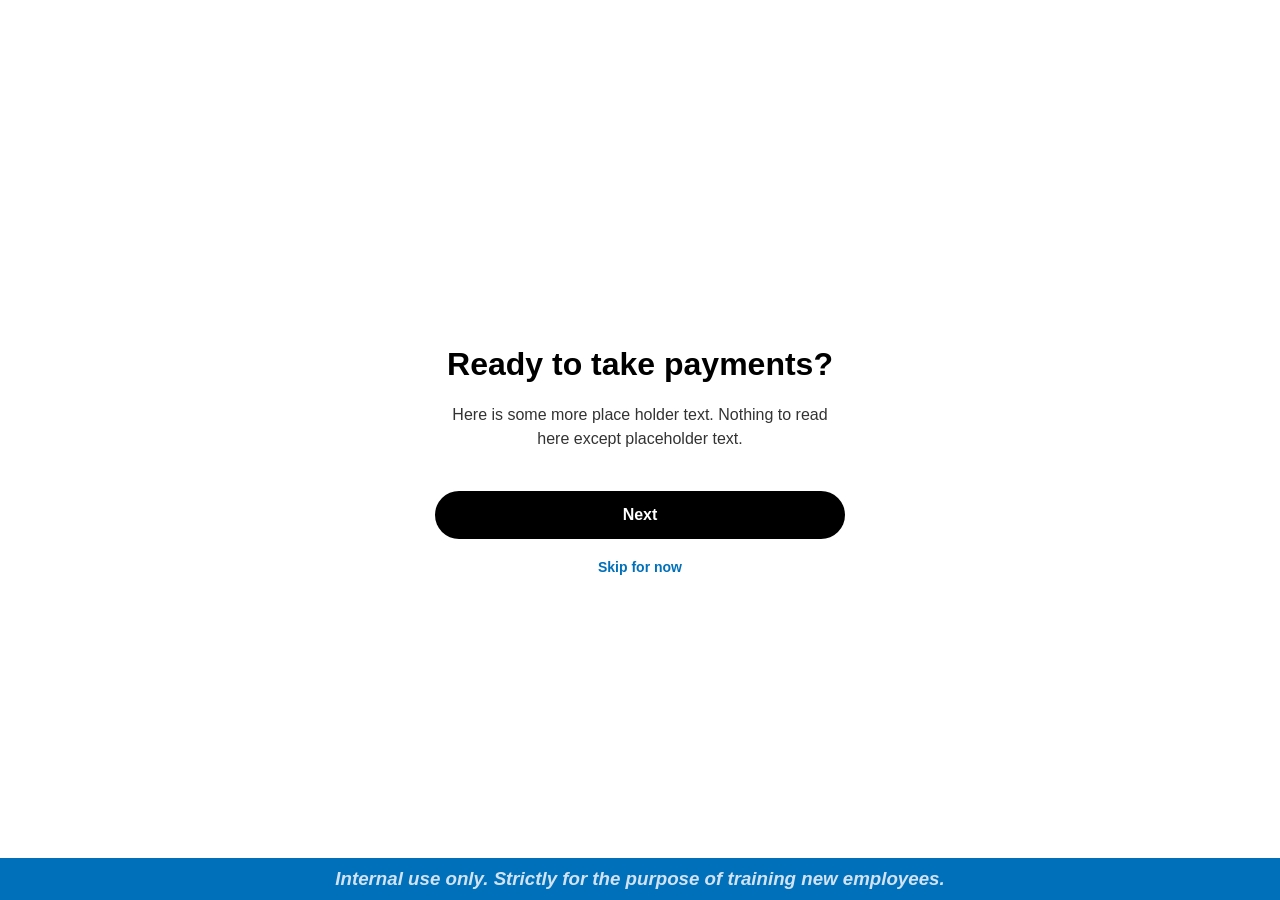
<file: ready-to-take-payments.html>
<!doctype html>
<html lang="en">
  <head>
    <meta charset="UTF-8" />
    <title>P Training Environment</title>
    <link rel="stylesheet" href="style.css" />
  </head>
  <body>
    <div class="centered-container">
      <h1>Ready to take payments?</h1>
      <p>Here is some more place holder text. Nothing to read here except placeholder text.</p>
      <a href="business-details.html" class="next-btn">Next</a>
      <a href="#" class="skip-link">Skip for now</a>
    </div>
    <h3 class="training-disc"><em>Internal use only. Strictly for the purpose of training new employees.</em></h3>
  </body>
</html>
</file>
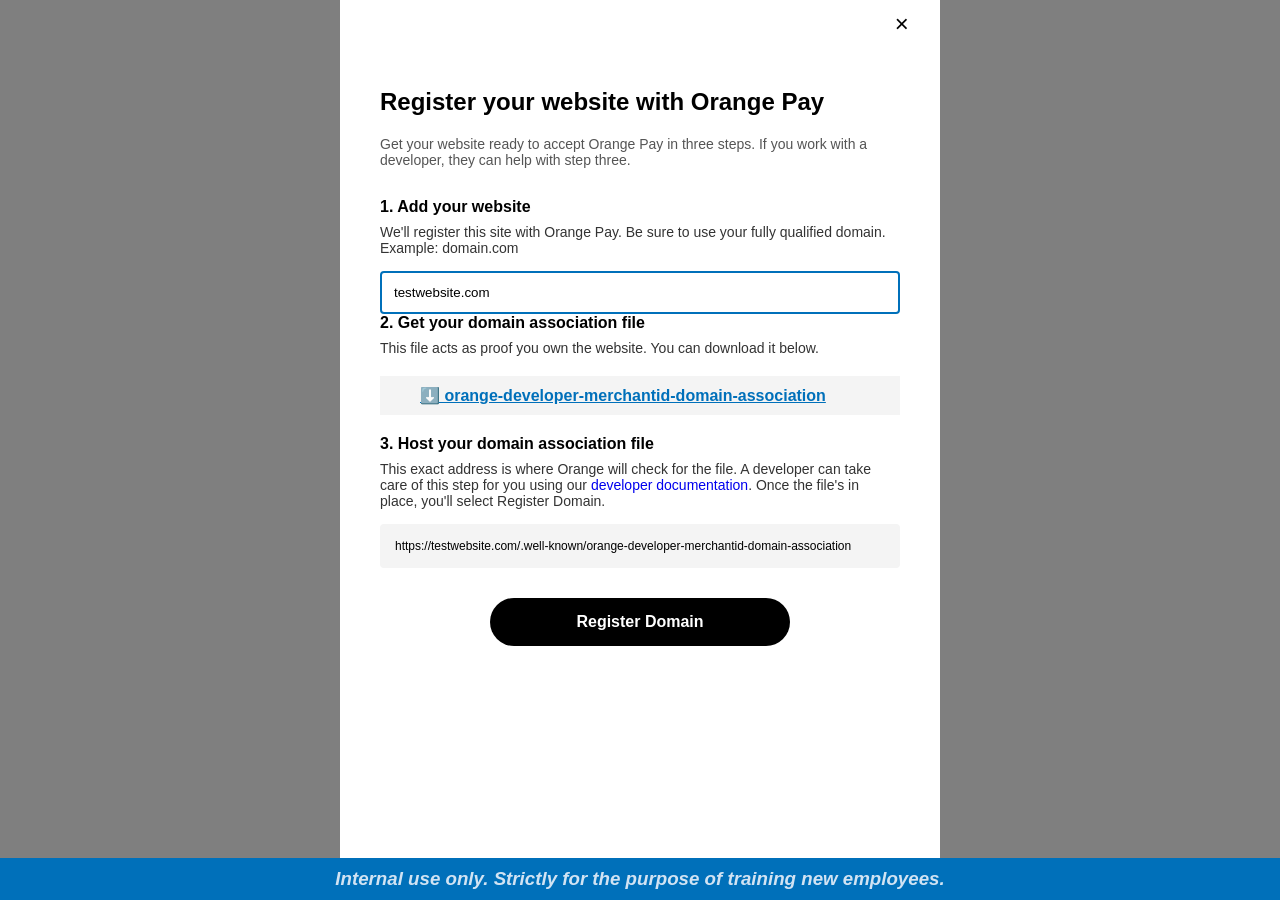
<file: register-your-website.html>
<!doctype html>
<html lang="en">
  <head>
    <meta charset="UTF-8" />
    <title>P Training Environment</title>
    <link rel="stylesheet" href="style.css" />
  </head>
  <body>
    <div class="modal-overlay">
      <div class="modal-content">
        <div class="modal-header">
          <a class="close-btn">&times;</a>
        </div>
        <h1>Register your website with Orange Pay</h1>
        <p class="intro-text">Get your website ready to accept Orange Pay in three steps. If you work with a developer, they can help with step three.</p>
        <div class="step">
          <h3>1. Add your website</h3>
          <p>We'll register this site with Orange Pay. Be sure to use your fully qualified domain. Example: domain.com</p>
          <input type="text" value="testwebsite.com" class="domain-input" />
        </div>
        <div class="step">
          <h3>2. Get your domain association file</h3>
          <p>This file acts as proof you own the website. You can download it below.</p>
          <a href="#" class="download-link">⬇️ orange-developer-merchantid-domain-association</a>
        </div>
        <div class="step">
          <h3>3. Host your domain association file</h3>
          <p>This exact address is where Orange will check for the file. A developer can take care of this step for you using our <a href="#">developer documentation</a>. Once the file's in place, you'll select Register Domain.</p>
          <div class="url-box">https://testwebsite.com/.well-known/orange-developer-merchantid-domain-association</div>
        </div>
        <a class="register-btn" href="website-registered.html">Register Domain</a>
      </div>
      <h3 class="training-disc"><em>Internal use only. Strictly for the purpose of training new employees.</em></h3>
    </div>

    <script src="download-script.js"></script>
  </body>
</html>
</file>
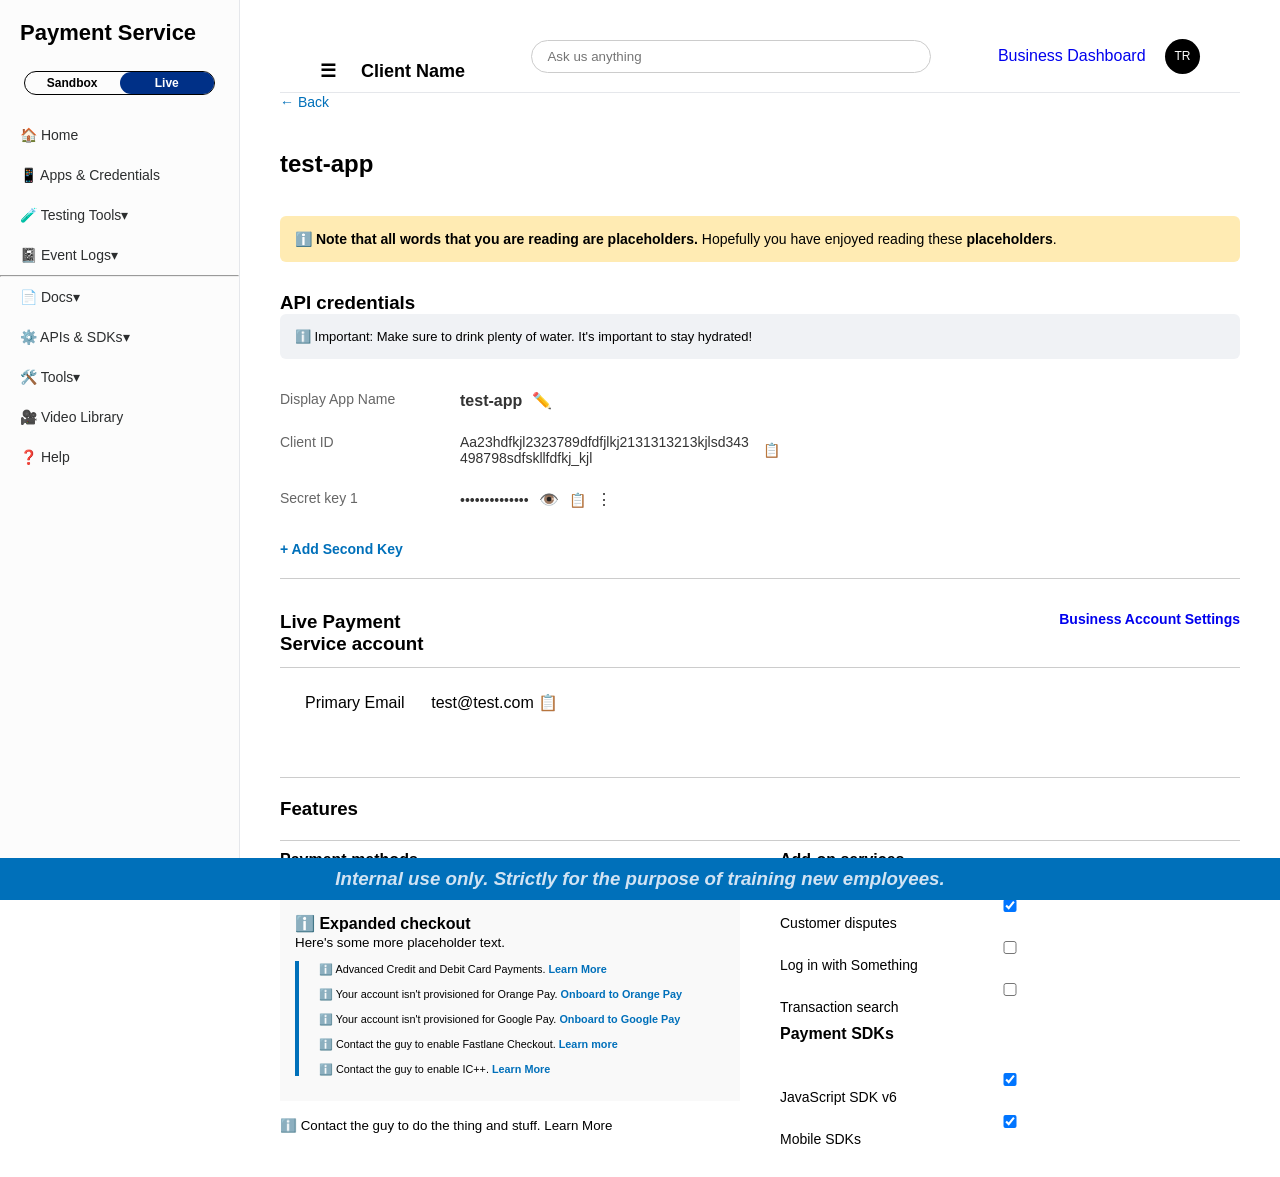
<file: test-app.html>
<!doctype html>
<html lang="en">
  <head>
    <meta charset="UTF-8" />
    <meta name="viewport" content="width=device-width, initial-scale=1.0" />
    <title>P Training Environment</title>
    <link rel="stylesheet" href="style.css" />
  </head>
  <body>
    <aside class="sidebar">
      <div class="brand-logo">Payment Service</div>
      <div class="env-toggle">
        <div class="env-btn">Sandbox</div>
        <div class="env-btn active">Live</div>
      </div>
      <nav>
        <a href="#" class="nav-item">🏠 Home</a>
        <a href="#" class="nav-item">📱 Apps & Credentials</a>
        <a href="#" class="nav-item">🧪 Testing Tools <span>▾</span></a>
        <a href="#" class="nav-item">📓 Event Logs <span>▾</span></a>
        <hr />
        <a href="#" class="nav-item">📄 Docs <span>▾</span></a>
        <a href="#" class="nav-item">⚙️ APIs & SDKs <span>▾</span></a>
        <a href="#" class="nav-item">🛠️ Tools <span>▾</span></a>
        <a href="#" class="nav-item">🎥 Video Library</a>
        <a href="#" class="nav-item">❓ Help</a>
      </nav>
    </aside>
    <main class="content">
      <header class="top-header">
        <div>
          <h2>☰ &nbsp; &nbsp; Client Name</h2>
        </div>
        <div class="search-container">
          <input type="text" placeholder="Ask us anything" />
        </div>
        <div>
          <a href="index.html">Business Dashboard</a>
          <div class="profile-circle">TR</div>
        </div>
      </header>
      <a href="#" class="back-link">&larr; Back</a>
      <h1>test-app</h1>
      <br />
      <div class="warning-banner">
        <p><strong>ℹ️ Note that all words that you are reading are placeholders.</strong> Hopefully you have enjoyed reading these <strong>placeholders</strong>.</p>
      </div>
      <section class="credentials-section">
        <h3>API credentials</h3>
        <div class="important-box">
          <p>ℹ️ Important: Make sure to drink plenty of water. It's important to stay hydrated!</p>
        </div>
        <div class="cred-box">
          <div class="cred-row">
            <p class="label">Display App Name</p>
            <div class="value-container"><strong>test-app</strong> ✏️</div>
          </div>
          <div class="cred-row">
            <p class="label">Client ID</p>
            <div class="value-container">
              <span id="client-id">Aa23hdfkjl2323789dfdfjlkj2131313213kjlsd343498798sdfskllfdfkj_kjl</span>
              <span id="ci-copy-btn">📋</span>
            </div>
          </div>
          <div class="cred-row">
            <p class="label">Secret key 1</p>
            <div class="value-container">
              <span id="secret-key">••••••••••••••</span>
              👁️ <span id="sk-copy-btn">📋</span> ⋮
            </div>
          </div>
          <a href="#" class="add-key">+ Add Second Key</a>
        </div>
      </section>
      <section class="account-section">
        <div class="cred-row">
          <h3>Live Payment Service account</h3>
          <div class="settings-link"><a href="#">Business Account Settings</a></div>
        </div>
        <div class="primary-email"><span>Primary Email</span>&nbsp; &nbsp; &nbsp; test@test.com 📋</div>
      </section>
      <section class="features-section">
        <h3>Features</h3>
        <div class="features-grid">
          <div class="features-col">
            <h4>Payment methods</h4>
            <div class="feature-box">
              <p><strong>ℹ️ Expanded checkout</strong><br /><small>Here's some more placeholder text.</small></p>
              <ul class="feature-list">
                <li>
                  <small
                    >ℹ️ Advanced Credit and Debit Card Payments. <strong><a href="ready-to-take-payments.html">Learn More</a></strong></small
                  >
                </li>
                <li>
                  <small
                    >ℹ️ Your account isn't provisioned for Orange Pay. <strong><a>Onboard to Orange Pay</a></strong></small
                  >
                </li>
                <li>
                  <small
                    >ℹ️ Your account isn't provisioned for Google Pay. <strong><a>Onboard to Google Pay</a></strong></small
                  >
                </li>
                <li>
                  <small
                    >ℹ️ Contact the guy to enable Fastlane Checkout. <strong><a>Learn more</a></strong></small
                  >
                </li>
                <li>
                  <small
                    >ℹ️ Contact the guy to enable IC++. <strong><a>Learn More</a></strong></small
                  >
                </li>
              </ul>
            </div>
            <p>
              <small>ℹ️ Contact the guy to do the thing and stuff. <a>Learn More</a></small>
            </p>
          </div>
          <div class="features-col">
            <h4>Add-on services</h4>
            <label><input type="checkbox" checked /> Customer disputes</label>
            <label><input type="checkbox" /> Log in with Something</label>
            <label><input type="checkbox" /> Transaction search</label>
            <h4>Payment SDKs</h4>
            <label><input type="checkbox" checked /> JavaScript SDK v6</label>
            <label><input type="checkbox" checked /> Mobile SDKs</label>
          </div>
        </div>
      </section>
    </main>
    <h3 class="training-disc"><em>Internal use only. Strictly for the purpose of training new employees.</em></h3>
    <script src="copy-script.js"></script>
  </body>
</html>
</file>
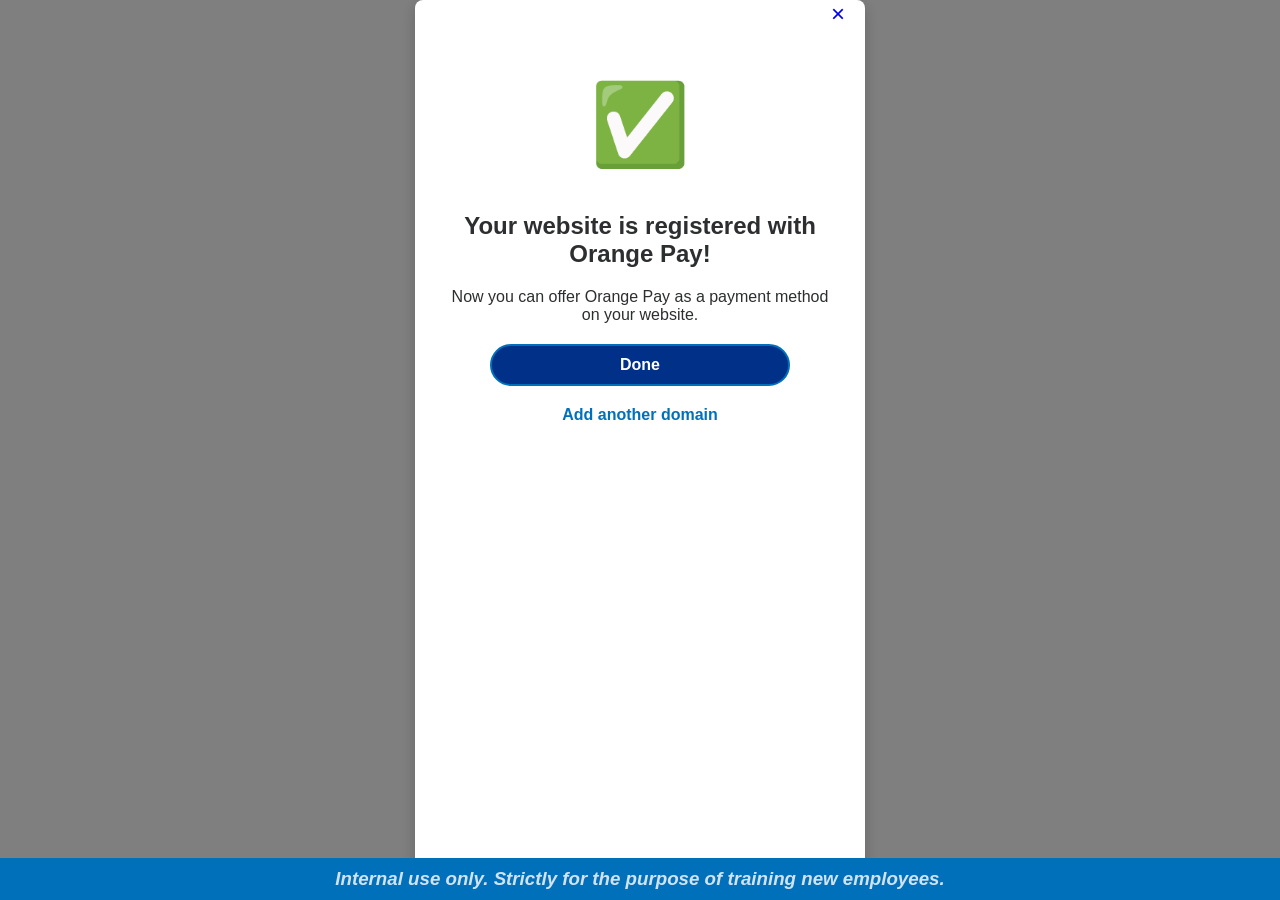
<file: website-registered.html>
<!doctype html>
<html lang="en">
  <head>
    <meta charset="UTF-8" />
    <title>P Training Environment</title>
    <link rel="stylesheet" href="style.css" />
  </head>
  <body>
    <div class="modal-overlay">
      <div class="modal-box">
        <div class="modal-header">
          <a href="fakepal-03.html" class="close-btn">&times;</a>
        </div>
        <div class="registered-flex">
        <h1 class="check-mark">✅</h1>
        <h3 class="registered-larger">Your website is registered with Orange Pay!</h3>
        <p>Now you can offer Orange Pay as a payment method on your website.</p>
        <a href="index.html" class="done-btn">Done</a>
        <a class="add-another-domain" href="#">Add another domain</a>
        </div> 
      </div>
      <h3 class="training-disc"><em>Internal use only. Strictly for the purpose of training new employees.</em></h3>
  </body>
</html>
</file>
<file: style.css>
* {
  margin: 0;
  padding: 0;
  box-sizing: border-box;
}

body {
  margin: 0;
  font-family: 'Segoe UI', Roboto, Helvetica, sans-serif;
  display: flex;
  background: #ffffff;
}

.training-disc {
  position: fixed;
  bottom: 0;
  text-align: center;
  width: 100%;
  padding: 10px;
  color: #d1e3f3;
  background: #0070ba;
}

/* Sidebar */
.sidebar {
  width: 240px;
  height: 100vh;
  border-right: 1px solid #e5e7eb;
  background: #fcfcfc;
  position: fixed;
  padding: 20px 0;
}

.brand-logo {
  padding: 0 20px;
  font-weight: bold;
  font-size: 22px;
  margin-bottom: 25px;
}

.create-btn,
.env-toggle {
  width: 80%;
  margin: 0 auto 20px;
  border-radius: 20px;
  font-weight: bold;
  cursor: pointer;
}

.create-btn {
  display: block;
  background: black;
  color: white;
  border: none;
  padding: 10px;
}

.env-toggle {
  display: flex;
  border: solid 1px black;
}

.env-btn {
  text-align: center;
  border: none;
  width: 50%;
  padding: 4px 12px;
  border-radius: 15px;
  font-size: 12px;
  cursor: pointer;
}

.env-btn.active {
  background: #003087;
  color: white;
}

.nav-item {
  display: flex;
  align-items: center;
  padding: 12px 20px;
  text-decoration: none;
  color: #2c2e2f;
  font-size: 14px;
}

.nav-item.active {
  background: #d1e3f3;
  color: #0070ba;
  border-radius: 0 20px 20px 0;
  margin-right: 10px;
}

/* Main Content */
.content {
  margin-left: 240px;
  flex-grow: 1;
  padding: 20px 40px;
}

.top-bar {
  display: flex;
  justify-content: space-between;
  align-items: center;
  margin-bottom: 40px;
}

.top-icons {
  min-inline-size: 15%;
  display: flex;
  justify-content: space-around;
}

a {
  text-decoration: none;
}

.profile-container {
  position: relative;
  display: inline-block;
}

#profile-circle-btn {
  position: absolute;
  opacity: 0;
  cursor: pointer;
}

.profile-circle {
  cursor: pointer;
  width: 35px;
  height: 35px;
  background: #000;
  color: #fff;
  border-radius: 50%;
  display: inline-flex;
  align-items: center;
  justify-content: center;
  font-size: 12px;
  margin-left: 15px;
}

.top-header {
  display: flex;
  align-items: center;
  justify-content: space-between;
  padding: 10px 40px;
  border-bottom: 1px solid #e5e7eb;
}

.search-container input {
  width: 400px;
  padding: 8px 15px;
  border-radius: 20px;
  border: 1px solid #ccc;
}

/* Profile Card */

#profile-card {
  position: absolute;
  top: 45px;
  right: 0;
  z-index: 100;

  background: white;
  border: 1px solid #ddd;
  box-shadow: 0 4px 12px rgba(0, 0, 0, 0.1);
  width: 250px;
  border-radius: 8px;
}

.profile-card-bg {
  display: flex;
  gap: 10px;
  flex-direction: column;
  align-items: center;
  justify-content: space-around;
  background: #f2f2fa;
  border-radius: 8px;
  padding-inline: 10px;
  padding-block-start: 8px;
  padding-block-end: 15px;
  gap: 20px;
}

.profile-card-circle {
  width: 45px;
  height: 45px;
  background: #000;
  color: #fff;
  border-radius: 50%;
  display: inline-flex;
  align-items: center;
  justify-content: center;
  font-size: 15px;
}

.profile-settings {
  display: flex;
  justify-content: space-between;
  gap: 10px;
}

.profile-settings a {
  text-decoration: none;
  color: #0070ba;
}

.settings {
  padding-left: 8px;
  border-left: #cccccc98 solid 1px;
}

.card-flex {
  display: flex;
  gap: 20px;
}

.profile-card-bottom {
  display: flex;
  flex-direction: column;
  gap: 15px;
  padding-inline: 15px;
  padding-block-start: 20px;
  padding-block-end: 15px;
}

.log-out {
  border-top: #cccccc98 solid 1px;
  padding-top: 15px;
}

/** PAGE 1 SPECIFIC STYLES */

.hero-balance {
  margin-bottom: 50px;
}

.balance-display {
  font-size: 48px;
  margin: 0;
}

.balance-display span {
  font-size: 18px;
  color: #666;
}

.manage-btn {
  background: white;
  border: 1px solid #ccc;
  padding: 8px 16px;
  border-radius: 20px;
  margin-top: 15px;
  cursor: pointer;
}

/** PAGE 2 SPECIFIC STYLES */

.welcome-section {
  padding: 40px;
  display: flex;
  justify-content: space-between;
}

.solution-container {
  padding: 0 40px;
}

.tabs {
  margin-top: 15px;
  border-bottom: 1px solid #eee;
}
.tab {
  background: none;
  border: none;
  padding: 10px 20px;
  cursor: pointer;
}
.tab.active {
  border-bottom: 2px solid #0070ba;
  color: #0070ba;
}

.solution-grid {
  display: grid;
  grid-template-columns: repeat(3, 1fr);
  gap: 20px;
  margin-top: 30px;
}

.solution-card {
  border: 1px solid #e5e7eb;
  border-radius: 12px;
  padding: 0 0 20px 0;
  overflow: hidden;
}

.card-img {
  height: 140px;
}
.card-img.yellow {
  background: #ffc439;
}
.card-img.blue {
  background: #0070ba;
}
.card-img.green {
  background: #28bd1a;
}

.solution-card h4,
.solution-card p {
  padding: 0 20px;
}

.icon-tools {
  display: flex;
  justify-content: space-around;
  padding: 40px;
  border-bottom: 1px solid #eee;
}

.t-icon {
  width: 45px;
  height: 45px;
  background: #f5f7fa;
  border-radius: 50%;
  display: flex;
  align-items: center;
  justify-content: center;
  margin: 0 auto 10px;
}

.icon-grid {
  display: flex;
  gap: 30px;
  margin-top: 20px;
}

.icon-item {
  text-align: center;
  font-size: 11px;
  width: 70px;
}

.icon-box {
  width: 45px;
  height: 45px;
  background: #f0f2f5;
  border-radius: 50%;
  display: flex;
  align-items: center;
  justify-content: center;
  font-size: 20px;
  margin: 0 auto 8px;
}

.performance {
  margin-top: 50px;
}

.card-grid {
  display: grid;
  grid-template-columns: repeat(4, 1fr);
  gap: 15px;
  margin-top: 15px;
}

.perf-card {
  border: 1px solid #e5e5e5;
  border-radius: 10px;
  padding: 20px;
}

.perf-card .label {
  font-size: 13px;
  font-weight: bold;
  margin: 0;
}
.perf-card .value {
  font-size: 24px;
  margin: 10px 0;
}

.content-area {
  padding: 40px 100px;
}

/** PAGE 3 SPECIFIC STYLES */

.promo-banner {
  background: #efebe4;
  padding: 12px 40px;
  display: flex;
  justify-content: space-between;
  font-size: 13px;
}

.title-row {
  display: flex;
  justify-content: space-between;
  align-items: center;
  margin-bottom: 40px;
}

.api-section {
  margin-bottom: 50px;
  padding-top: 20px;
  border-top: 1px solid #eee;
}
.api-section h2 {
  font-size: 18px;
  margin-bottom: 15px;
}

.info-box {
  background: #efebe4;
  border-radius: 10px;
  padding: 15px 20px;
  margin-bottom: 25px;
  font-size: 14px;
}

.empty-state-card {
  text-align: center;
  padding: 60px;
  border-bottom: 1px solid #eee;
}
.empty-state-card p {
  color: #666;
  font-size: 14px;
  margin-bottom: 20px;
}

.black-btn {
  background: black;
  color: white;
  border: none;
  padding: 10px 20px;
  border-radius: 20px;
  font-weight: bold;
  cursor: pointer;
}
.grey-btn {
  background: #f0f2f5;
  color: #333;
  border: none;
  padding: 10px 24px;
  border-radius: 20px;
  font-size: 13px;
  cursor: pointer;
}

.subtext {
  font-size: 14px;
  color: #666;
  margin-bottom: 20px;
}

.footer-links {
  margin-top: 100px;
  display: flex;
  justify-content: center;
  gap: 25px;
}
.footer-links a {
  text-decoration: none;
  color: #0070ba;
  font-size: 12px;
  font-weight: bold;
}

/** PAGE 4 SPECIFIC STYLES */
.modal-overlay {
  position: fixed;
  top: 0;
  left: 0;
  width: 100%;
  height: 100%;
  background: rgba(0, 0, 0, 0.5);
  display: flex;
  justify-content: center;
  align-items: center;
  z-index: 1000;
}

.modal-box {
  background: white;
  width: 450px;
  height: 100%;
  padding: 30px;
  border-radius: 8px;
  box-shadow: 0 4px 15px rgba(0, 0, 0, 0.2);
  text-align: center;
  position: relative;
}

.modal-header {
  display: flex;
  justify-content: flex-end;
  align-items: center;
}

.modal-header .logo {
  width: 80px;
}

.close-btn {
  position: relative;
  right: -99%;
  bottom: 30px;
  background: none;
  font-size: 24px;
  cursor: pointer;
}

.form-group input {
  width: 100%;
  padding: 12px;
  margin: 20px 0;
  border: 1px solid #ccc;
  border-radius: 4px;
  box-sizing: border-box;
}

.disclaimer,
.agreement {
  font-size: 13px;
  color: #555;
  text-align: left;
  margin-bottom: 15px;
}

.submit-btn {
  display: inline-block;
  width: 100%;
  padding: 12px;
  background: #002e75;
  color: white;
  border: none;
  border-radius: 20px;
  font-weight: bold;
  cursor: pointer;
  margin-bottom: 75px;
}

/** PAGE 5 SPECIFIC STYLES  */

.back-link {
  color: #0070ba;
  text-decoration: none;
  display: block;
  margin-bottom: 10px;
}

.warning-banner {
  background: #ffebb3;
  padding: 15px;
  border-radius: 6px;
  margin-bottom: 30px;
  font-size: 14px;
}

.important-box {
  background: #f0f2f5;
  padding: 15px;
  border-radius: 6px;
  margin-bottom: 20px;
  font-size: 13px;
}

.cred-box {
  width: 500px;
  font-family: sans-serif;
  color: #333;
}

.cred-row {
  display: grid;
  grid-template-columns: 180px 1fr;
  padding: 12px 0;
  align-items: start;
}

.cred-row p,
.cred-row span {
  margin: 0;
  font-size: 14px;
}

.cred-row .label {
  color: #666;
}

.cred-row .value-container {
  display: flex;
  align-items: center;
  gap: 10px;
  word-break: break-all;
}

.add-key {
  color: #0070ba;
  font-weight: bold;
  text-decoration: none;
  display: inline-block;
  margin-top: 20px;
  font-size: 14px;
}

.account-section {
  border-top: 1px solid #ccc;
  padding-top: 20px;
  margin-block: 20px;
}

.settings-link {
  text-align: right;
  font-size: 14px;
  font-weight: bold;
}

.primary-email {
  border-top: 1px solid #ccc;
  padding: 25px;
}

code {
  background: #eee;
  padding: 2px 6px;
  border-radius: 4px;
  font-family: monospace;
}

.features-section {
  margin-top: 40px;
  border-top: 1px solid #ccc;
  padding-top: 20px;
}

.features-section h3 {
  border-bottom: 1px solid #ccc;
  padding-bottom: 20px;
  margin-bottom: 10px;
}

.features-section h4 {
  padding-bottom: 20px;
  margin-bottom: 10px;
}

.features-grid {
  display: grid;
  grid-template-columns: 1fr 1fr;
  gap: 40px;
}

.feature-box {
  background: #f9f9f9;
  padding: 15px;
  margin-bottom: 15px;
}

.feature-list {
  border-left: 4px solid #0070ba;
  list-style: none;
  padding: 0;
  font-size: 13px;
}
.feature-list li {
  margin: 10px;
  position: relative;
  left: 10px;
}

.feature-list a {
  color: #0070ba;
}

.features-col h4 {
  margin-top: 0;
}
.features-col label {
  display: block;
  margin-bottom: 10px;
  font-size: 14px;
}

#ci-copy-btn,
#sk-copy-btn {
  cursor: pointer;
}

/** Ready to take payments?  */

.centered-container {
  display: flex;
  flex-direction: column;
  justify-content: center;
  align-items: center;
  min-height: 100vh;
  margin: auto;
  text-align: center;
  max-width: 500px;
}

.centered-container h1 {
  font-size: 32px;
  font-weight: 600;
  margin-bottom: 20px;
  color: #000;
}

.centered-container p {
  font-size: 16px;
  color: #333;
  margin-bottom: 40px;
  line-height: 1.5;
}

.next-btn {
  display: block;
  width: 100%;
  background-color: #000;
  color: #fff;
  border: none;
  padding: 15px;
  border-radius: 25px;
  font-size: 16px;
  font-weight: bold;
  cursor: pointer;
  margin-bottom: 20px;
}

.skip-link {
  color: #0070ba;
  text-decoration: none;
  font-size: 14px;
  font-weight: 600;
}

/** Tell us about your business  */

.form-container {
  max-width: 500px;
  margin: 0 auto;
}

.logo-wrapper {
  text-align: center;
  margin-bottom: 20px;
}

.logo-wrapper h1 {
  font-size: 2rem;
}

h1 {
  font-size: 24px;
  margin-bottom: 30px;
}

h2 {
  font-size: 18px;
  margin-top: 30px;
}

.field {
  margin-bottom: 20px;
}

.field label {
  display: block;
  font-size: 12px;
  color: #666;
  margin-bottom: 5px;
}

input,
select {
  width: 100%;
  padding: 12px;
  border: 1px solid #ccc;
  border-radius: 4px;
  box-sizing: border-box;
}

.checkbox {
  display: flex;
  align-items: center;
  font-size: 14px;
  margin-bottom: 20px;
}

.checkbox input {
  width: auto;
  margin-right: 10px;
}

.helper-text {
  font-size: 12px;
  color: #666;
  margin: 5px 0;
}

.phone-group {
  display: grid;
  grid-template-columns: 80px 1fr;
  gap: 10px;
}

.legal {
  font-size: 12px;
  color: #555;
  margin: 20px 0;
}

.legal a {
  color: #0070ba;
}

.submit-btn {
  width: 100%;
  padding: 15px;
  background: #000;
  color: #fff;
  border: none;
  border-radius: 25px;
  font-weight: bold;
  cursor: pointer;
  text-align: center;
}

/** Start using checkout  */

.centered-container {
  text-align: center;
  max-width: 450px;
  padding: 20px;
}

.celebration-icon {
  font-size: 50px;
  margin-bottom: 20px;
}

h1 {
  font-size: 28px;
  font-weight: 700;
  margin-bottom: 10px;
}
.helper-text {
  font-size: 14px;
  color: #333;
  margin-bottom: 30px;
}

.phone-mockup {
  margin-bottom: 30px;
}
.phone-mockup img {
  width: 200px;
  border-radius: 20px;
  box-shadow: 0 10px 20px rgba(0, 0, 0, 0.1);
}

.action-btn {
  width: 100%;
  padding: 15px;
  background-color: #000;
  color: #fff;
  border: none;
  border-radius: 25px;
  font-weight: bold;
  cursor: pointer;
  margin-bottom: 20px;
}

.support-text {
  font-size: 14px;
  margin-bottom: 15px;
}
.support-text a {
  color: #0070ba;
  text-decoration: none;
  font-weight: 600;
}
.skip-link {
  color: #0070ba;
  text-decoration: none;
  font-size: 14px;
  font-weight: 600;
}

/** Account Settings  */
.settings-body {
  display: block;
}

.settings-top-bar {
  box-shadow: 0 0 10px 5px #dfdfdf;
  padding: 10px;
}

.settings-top-bar h2 {
  margin: 0;
}

.settings-container {
  display: flex;
  padding: 40px;
  gap: 40px;
  font-family: sans-serif;
  max-width: 1200px;
  margin: 0 auto;
}

.settings-sidebar {
  min-width: 300px;
}

.search-box {
  width: 100%;
  padding: 10px;
  border: 1px solid #ccc;
  border-radius: 4px;
  box-sizing: border-box;
}
.nav-section p {
  font-size: 12px;
  color: #666;
  margin-top: 20px;
  font-weight: bold;
}
.nav-section a {
  display: block;
  padding: 10px 0;
  text-decoration: none;
  color: #333;
}
.nav-section a.active {
  border-left: 3px solid #0070ba;
  padding-left: 10px;
  font-weight: bold;
}

.settings-main {
  flex-grow: 1;
  border: 1px solid #e5e5e5;
  padding: 20px;
  border-radius: 8px;
}
.row {
  display: grid;
  grid-template-columns: 200px 1fr 100px;
  padding: 20px 0;
  border-bottom: 1px solid #eee;
  align-items: center;
}
.row a {
  color: #0070ba;
  font-weight: bold;
  text-decoration: none;
  text-align: right;
}

/** Settings Payment Methods  */

.settings-main h1 {
  font-size: 24px;
  font-weight: 500;
  margin-bottom: 20px;
}
.payment-section h3 {
  margin: 0;
  font-size: 18px;
}
.payment-section p {
  font-size: 14px;
  margin-top: 5px;
}

.full-width-hr {
  border: 0;
  border-top: 1px solid #e5e5e5;
  margin: 20px 0;
}

.payment-row {
  display: grid;
  grid-template-columns: 250px 1fr 150px;
  padding: 24px 0;
  border-bottom: 1px solid #f0f0f0;
  align-items: start;
}

.method-name {
  font-weight: 600;
  font-size: 14px;
}
.method-desc {
  font-size: 14px;
  line-height: 1.5;
  color: #333;
}
.link {
  color: #0070ba;
  text-decoration: none;
  font-weight: 600;
}
.method-action {
  text-align: right;
}

.alert-box {
  background: #f5f5f5;
  border: 1px solid #dcdcdc;
  padding: 12px;
  margin-top: 10px;
  border-radius: 4px;
  font-size: 13px;
}

/** Orange Pay  */

.back-link {
  display: inline-block;
  color: #0070ba;
  text-decoration: none;
  font-size: 14px;
  margin-bottom: 20px;
}

.page-title-row {
  display: flex;
  justify-content: space-between;
  align-items: center;
  margin-bottom: 30px;
}

.page-title-row h1 {
  font-size: 32px;
  font-weight: 700;
  margin: 0;
}

.add-domain-btn {
  background-color: #000;
  color: #fff;
  border: none;
  border-radius: 20px;
  padding: 10px 20px;
  font-weight: bold;
  cursor: pointer;
}

.domain-container {
  border: 1px solid #e0e0e0;
  border-radius: 4px;
}

.domain-table-head {
  background-color: #f4f4f4;
  padding: 15px 20px;
  font-size: 14px;
  font-weight: 600;
  border-bottom: 1px solid #e0e0e0;
}

.domain-table-body {
  background-color: #ffffff;
  padding: 40px;
  text-align: center;
  font-size: 14px;
}

/** Register Domain  */

.modal-content {
  background: #fff;
  width: 600px;
  height: 100%;
  padding: 40px;
  position: relative;
  display: flex;
  flex-direction: column;
}

.modal-header {
  display: flex;
  justify-content: space-between;
  align-items: center;
}

h1 {
  font-size: 24px;
  margin: 20px 0;
}

.intro-text {
  font-size: 14px;
  color: #555;
  margin-bottom: 30px;
}

.step h3 {
  font-size: 16px;
  margin-bottom: 8px;
}
.step p {
  font-size: 14px;
  color: #333;
  margin-bottom: 15px;
}

.domain-input {
  width: 100%;
  padding: 12px;
  border: 2px solid #0070ba;
  border-radius: 4px;
  box-sizing: border-box;
}
.download-link {
  display: block;
  color: #0070ba;
  font-weight: bold;
  text-decoration: none;
  margin: 20px auto;
  background-color: #f4f4f4;
  padding: 10px 40px;
  text-decoration: underline;
}

.url-box {
  background: #f4f4f4;
  padding: 15px;
  border-radius: 4px;
  font-size: 12px;
  word-break: break-all;
  margin-bottom: 30px;
}

.register-btn {
  width: 300px;
  padding: 15px;
  background: #000;
  color: #fff;
  border: none;
  border-radius: 25px;
  font-weight: bold;
  cursor: pointer;
  text-align: center;
  margin: 0 auto;
}

/** Website Registered */

.check-mark {
  font-size: 5rem;
}

.registered-flex {
  display: flex;
  flex-direction: column;
  align-items: center;
  gap: 20px;
  color: #2c2e2f;
}

.registered-larger {
  font-size: 1.5rem;
}

.done-btn {
  background: #003087;
  color: white;
  width: 300px;
  padding: 10px;
  border-radius: 50px;
  border: solid 2px #0070ba;
  font-weight: bold;
}

.add-another-domain {
  color: #0070ba;
  font-weight: bold;
}

/** Logic Styling  */

.hide-content {
  display: none;
}
</file>
